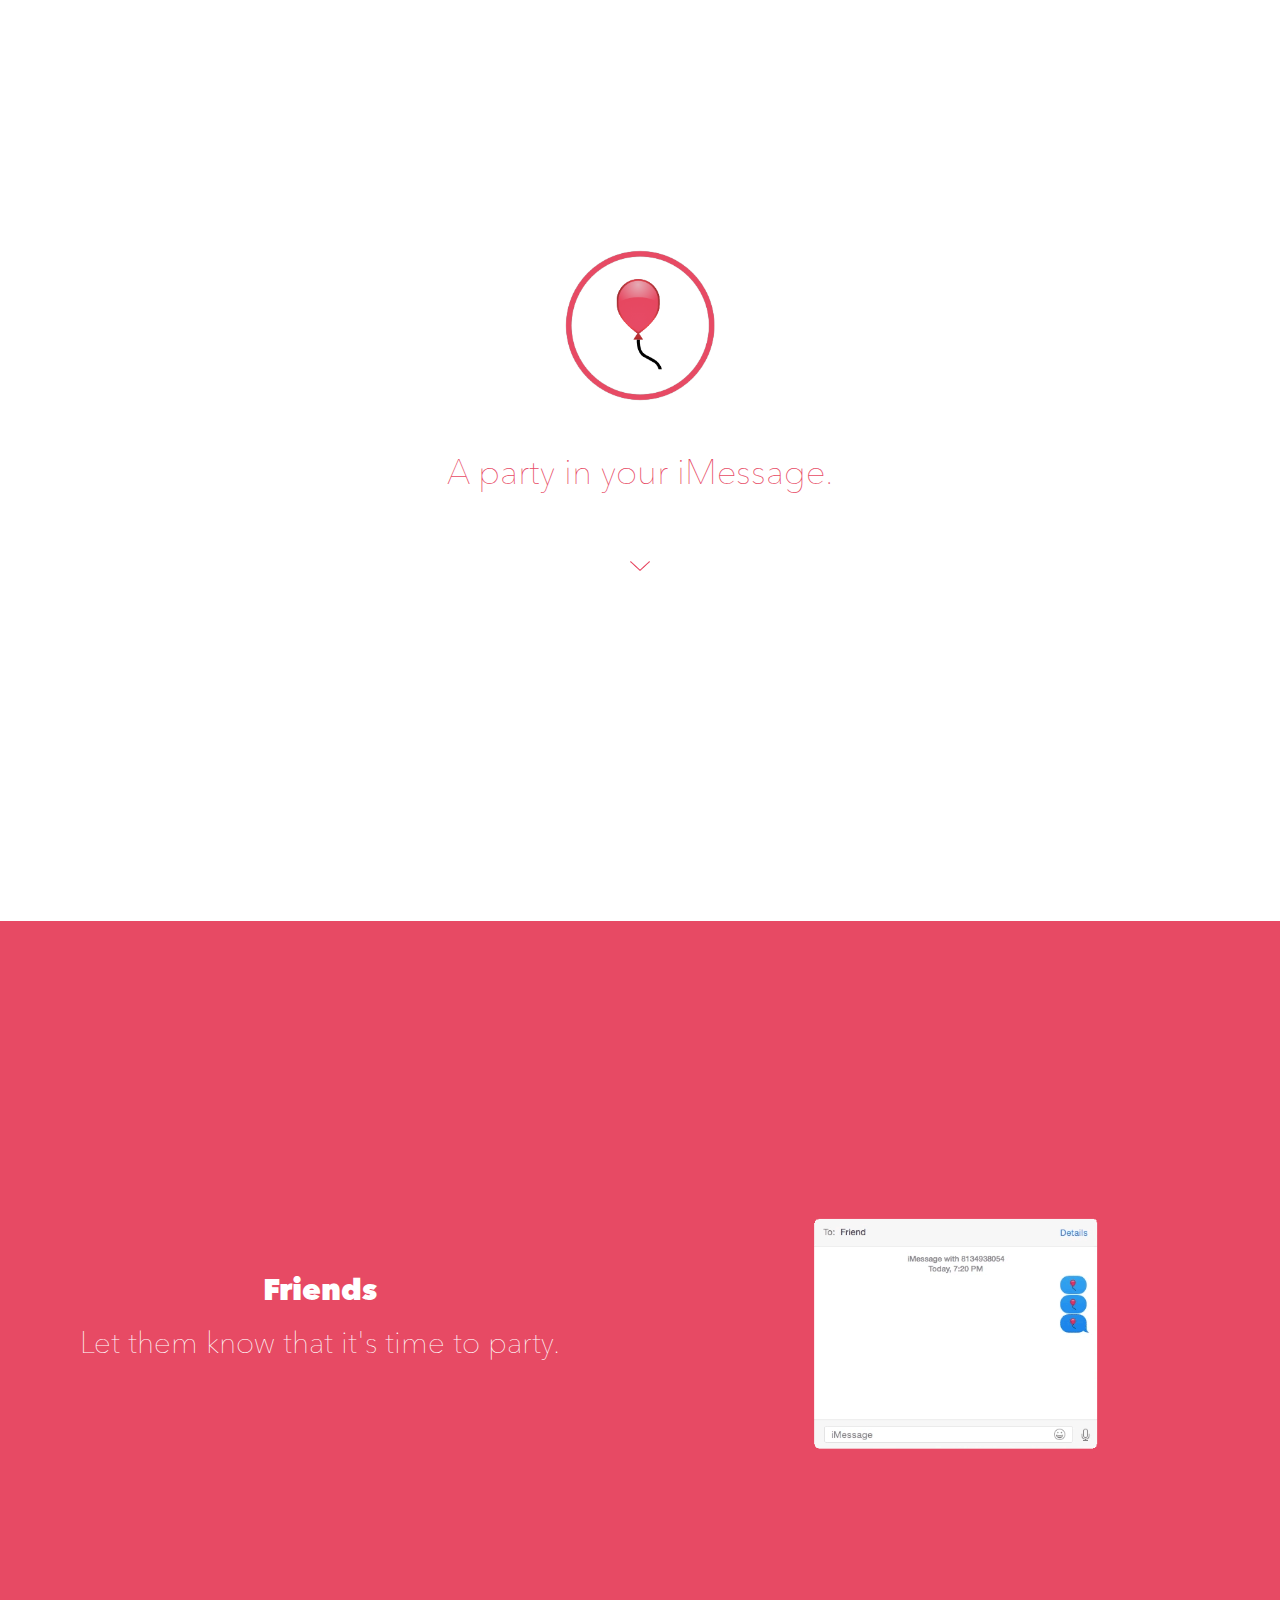
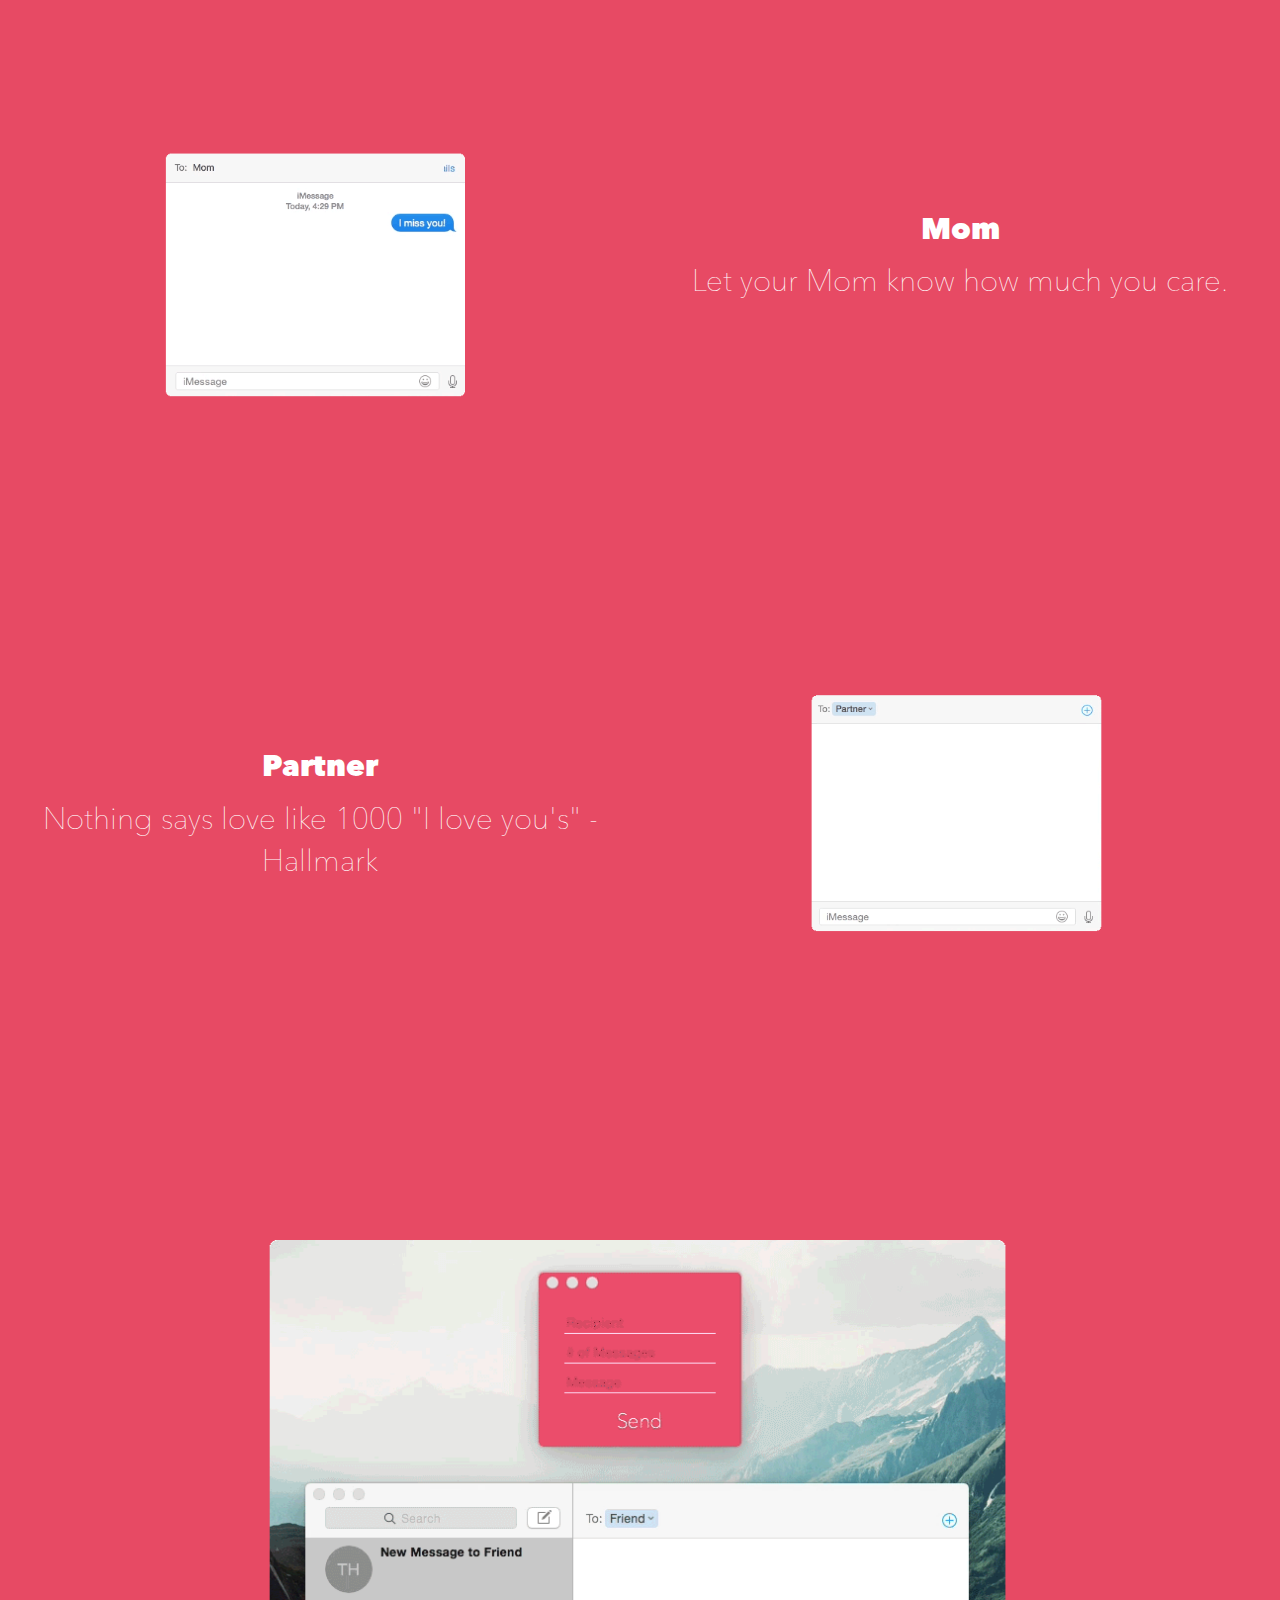
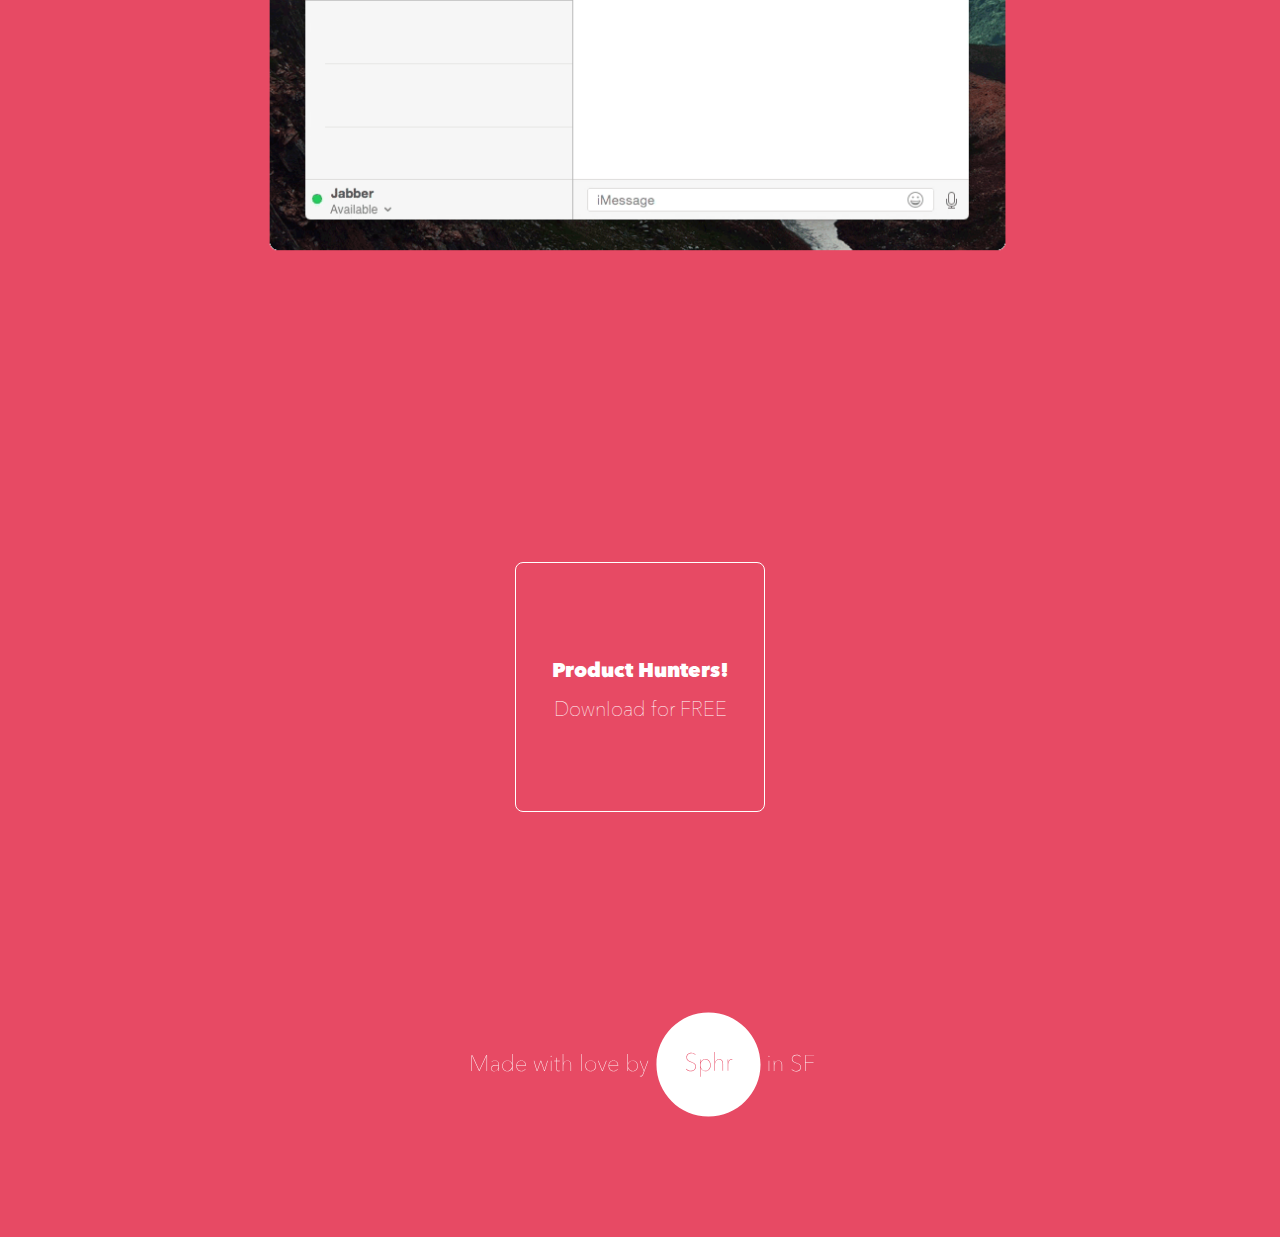
<file: index.html>
<!DOCTYPE html>
<html lang="en">
  <head>
    <meta charset="utf-8">
    <meta http-equiv="X-UA-Compatible" content="IE=edge">
    <meta name="viewport" content="width=device-width, initial-scale=1">
    <title>Partytime - A party in your iMessage. </title>

    <!-- Bootstrap -->
    <link href="css/bootstrap.css" rel="stylesheet">
    <link href="css/new.css" rel="stylesheet">

    <!-- HTML5 shim and Respond.js for IE8 support of HTML5 elements and media queries -->
    <!-- WARNING: Respond.js doesn't work if you view the page via file:// -->
    <!--[if lt IE 9]>
      <script src="https://oss.maxcdn.com/html5shiv/3.7.2/html5shiv.min.js"></script>
      <script src="https://oss.maxcdn.com/respond/1.4.2/respond.min.js"></script>
    <![endif]-->
    <script>
      (function(i,s,o,g,r,a,m){i['GoogleAnalyticsObject']=r;i[r]=i[r]||function(){
      (i[r].q=i[r].q||[]).push(arguments)},i[r].l=1*new Date();a=s.createElement(o),
      m=s.getElementsByTagName(o)[0];a.async=1;a.src=g;m.parentNode.insertBefore(a,m)
      })(window,document,'script','//www.google-analytics.com/analytics.js','ga');

      ga('create', 'UA-42862419-2', 'auto');
      ga('send', 'pageview');

    </script>
  </head>
  <body>
    <div class="container-fluid">
      <div class="row-fluid text-center mac-app-icon-row">
        <div class="col-xs-12 col-md-12 col-lg-12 mac-app-icon-div">
          <img class="mac-app-icon"src="img/mac-app-icon.png">
          <p class="mac-app-copy">A party in your iMessage.</p>
          <a id="arrow">
          <img class="down-arrow"src="img/down-arrow.png">
          </a>
        </div>
      </div>
    <div style="background-color: #E74A64;">
      <div  class="row-fluid text-center friend-section">
        <div id="top" class="col-xs-12 col-md-6 col-lg-6 friend-copy-div">
          <p class="friend-copy-title">Friends</p>
          <p class="friend-copy-subtext">Let them know that it's time to party.</p>
        </div>
        <div  class="col-xs-12 col-md-6 col-lg-6 friend-copy-div">
          <img class="friend-gif" src="img/friend.gif">
        </div>
      </div>
      <div class="row-fluid text-center mom-section">
        <div class="col-xs-12 col-md-6 col-md-push-6 mom-copy-div">
          <p class="mom-copy-title">Mom</p>
          <p class="mom-copy-subtext">Let your Mom know how much you care.</p>
        </div>
        <div class="col-xs-12 col-md-6 col-md-pull-6 friend-copy-div">
          <img class="mom-gif" src="img/mom.gif">
        </div>
      </div>
      <div class="row-fluid text-center mom-section">
        <div class="col-xs-12 col-md-6 col-lg-6 mom-copy-div">
          <p class="mom-copy-title">Partner</p>
          <p class="mom-copy-subtext">Nothing says love like 1000 "I love you's" - Hallmark</p>
        </div>
        <div class="col-xs-12 col-md-6 col-lg-6 friend-copy-div">
          <img class="mom-gif" src="img/partner.gif">
        </div>
      </div>
      <div class="row-fluid text-center mom-section">
        <div class="col-xs-12 col-md-12 col-lg-12 mom-copy-div">
          <img class="demo-gif" src="img/demo.gif">
        </div>
      </div>
      <div class="row-fluid text-center buy-section">
        <div class="col-xs-12 col-md-12 col-lg-12 buy-div">
          <a class="buy-link" href="https://gum.co/RBPk/free">
          <button class="buy-button">
          <p class="buy-copy-title">Product Hunters!</p>
          <p class="buy-copy-subtext">Download for FREE</p>
          </a>
        </div>
          <a href="http://www.sphr.co">
          <img class="made" src="img/made.svg">
          </a>
      </div>
    </div>
  </div>
    <!-- jQuery (necessary for Bootstrap's JavaScript plugins) -->
    <script src="https://ajax.googleapis.com/ajax/libs/jquery/1.11.1/jquery.min.js"></script>
    <!-- Include all compiled plugins (below), or include individual files as needed -->
    <script src="js/bootstrap.min.js"></script>
    <script src="js/scroll.js"></script>
  </body>
</html>
</file>
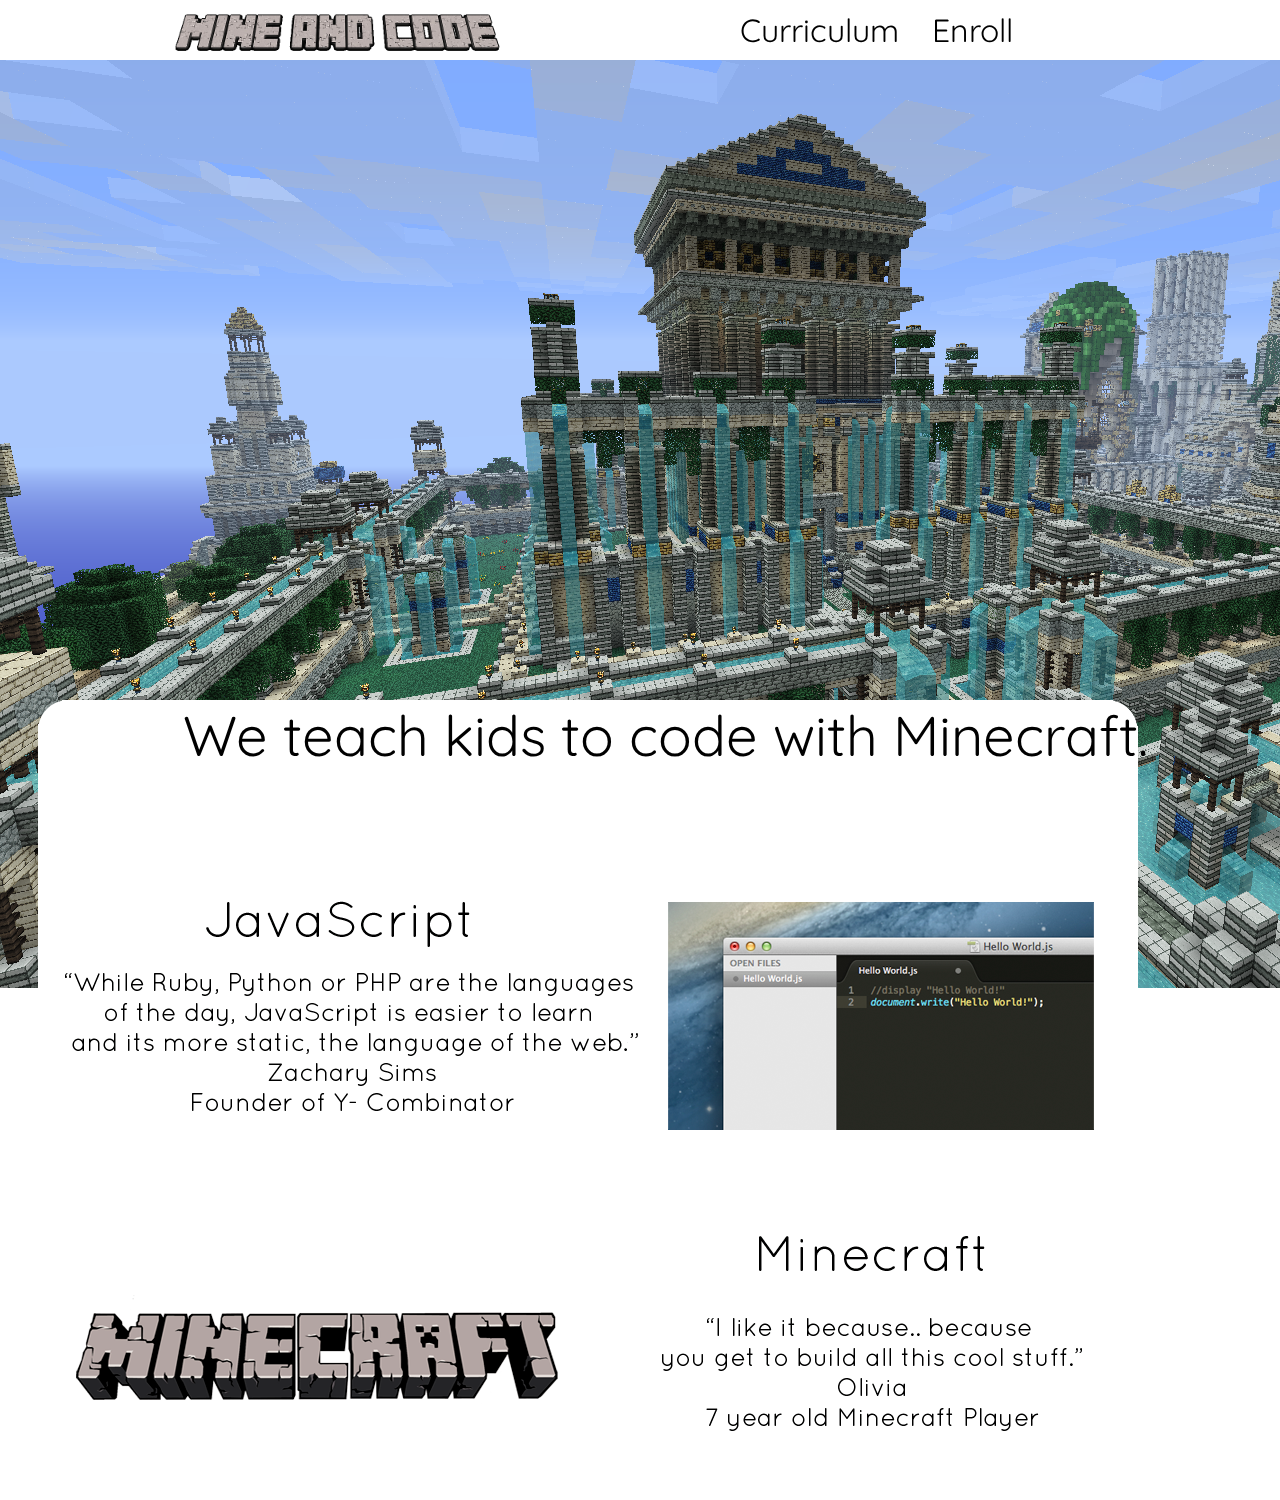
<file: mineandcode/index.html>
<!DOCTYPE html>
<html>
  <head>
    <title>Mine and Code</title>
    <link href="css/css.css" rel="stylesheet">
    <link href='http://fonts.googleapis.com/css?family=Quicksand' rel='stylesheet' type='text/css'>
  </head>
  <body>
      <div class="back">
      <img src='img/background.png' style=''/>
      </div>

   <a class='logodiv' href='index.html'><img class='logoimg' src='img/logo.png'></a>

   <a href='index.html' class="curriculum">Curriculum</a>
   <a href='index.html' class="enroll">Enroll</a>

<div class='intro'>
<center>We teach kids to code with Minecraft.</center>
</div>

<img class="javascript" src='img/javascript.png'>

<div class='header'></div>


<iframe class='iframe' src="http://player.vimeo.com/video/58294984?title=0&amp;byline=0&amp;portrait=0&amp;color=ffffff" width="700" height="400" frameborder="0" webkitAllowFullScreen mozallowfullscreen allowFullScreen></iframe>

<img class="minecraft" src='img/minecraft.png'>


    
  </body>
</html>
</file>
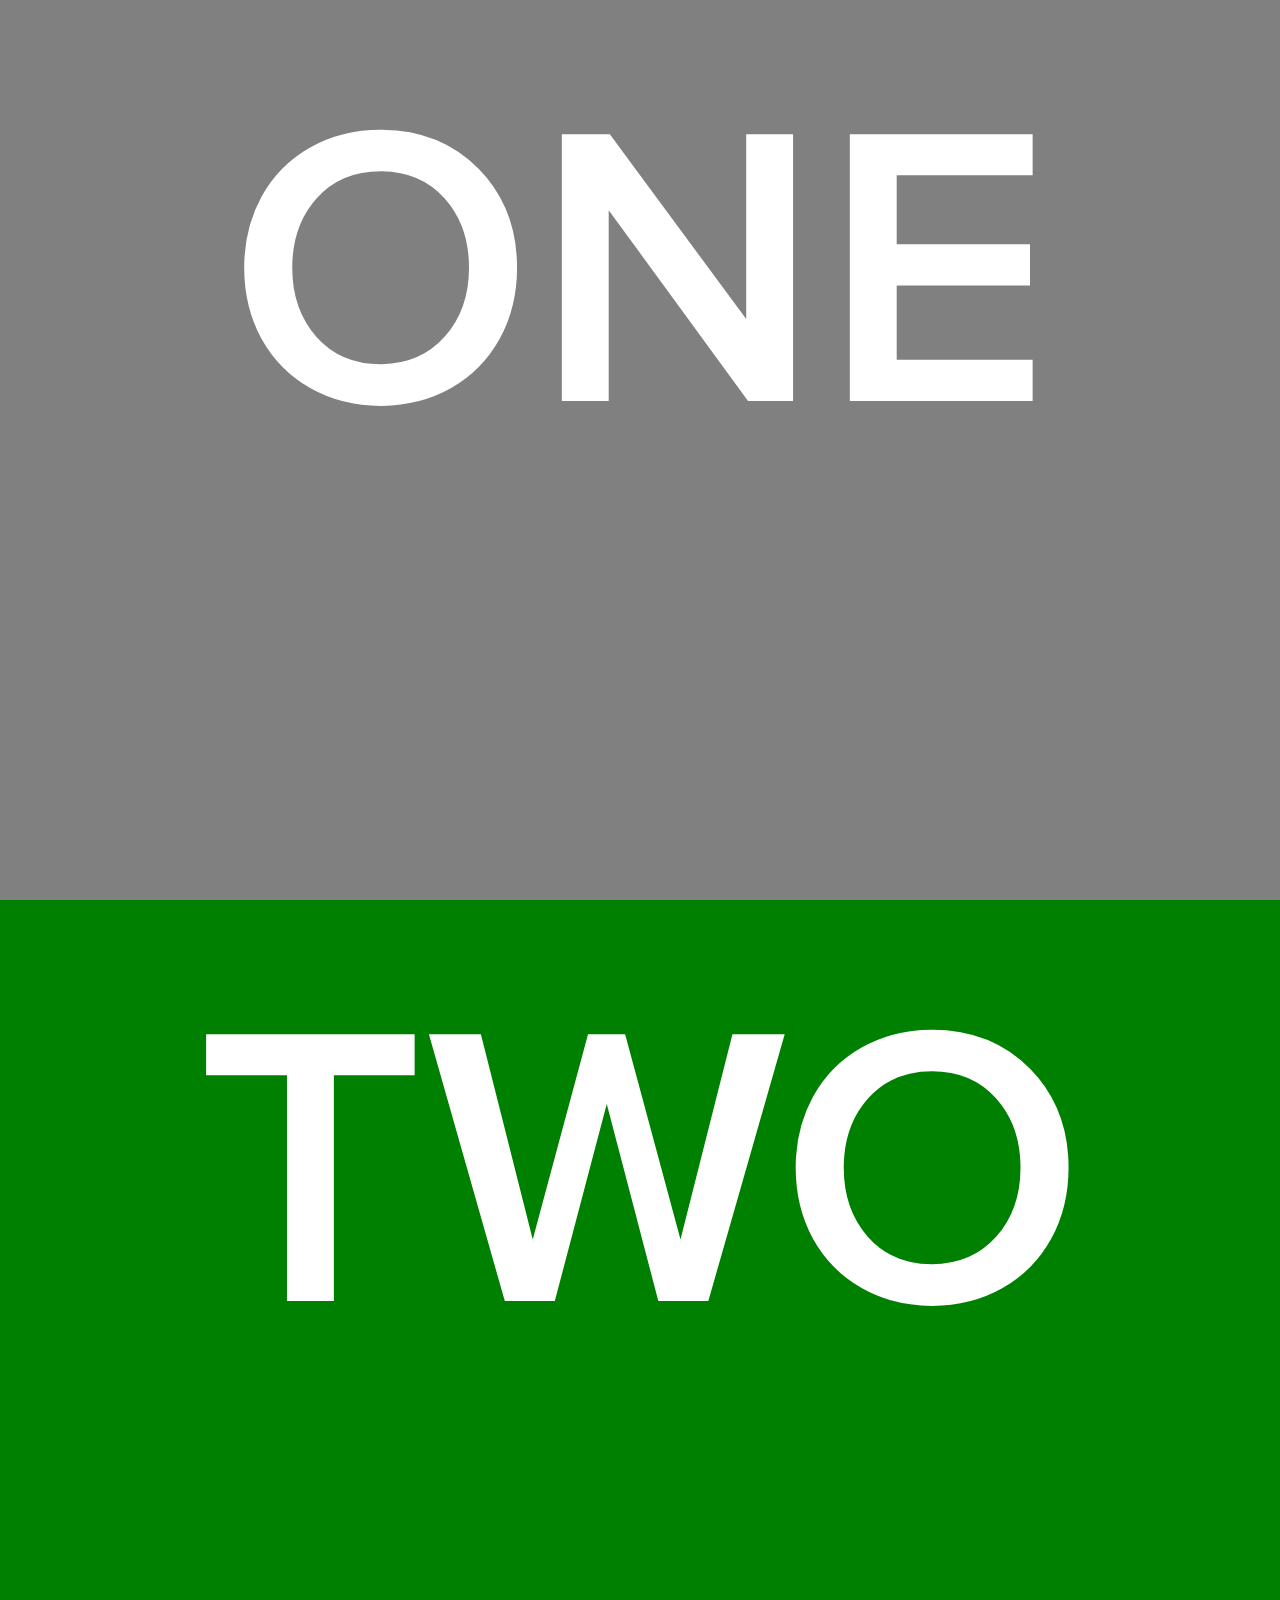
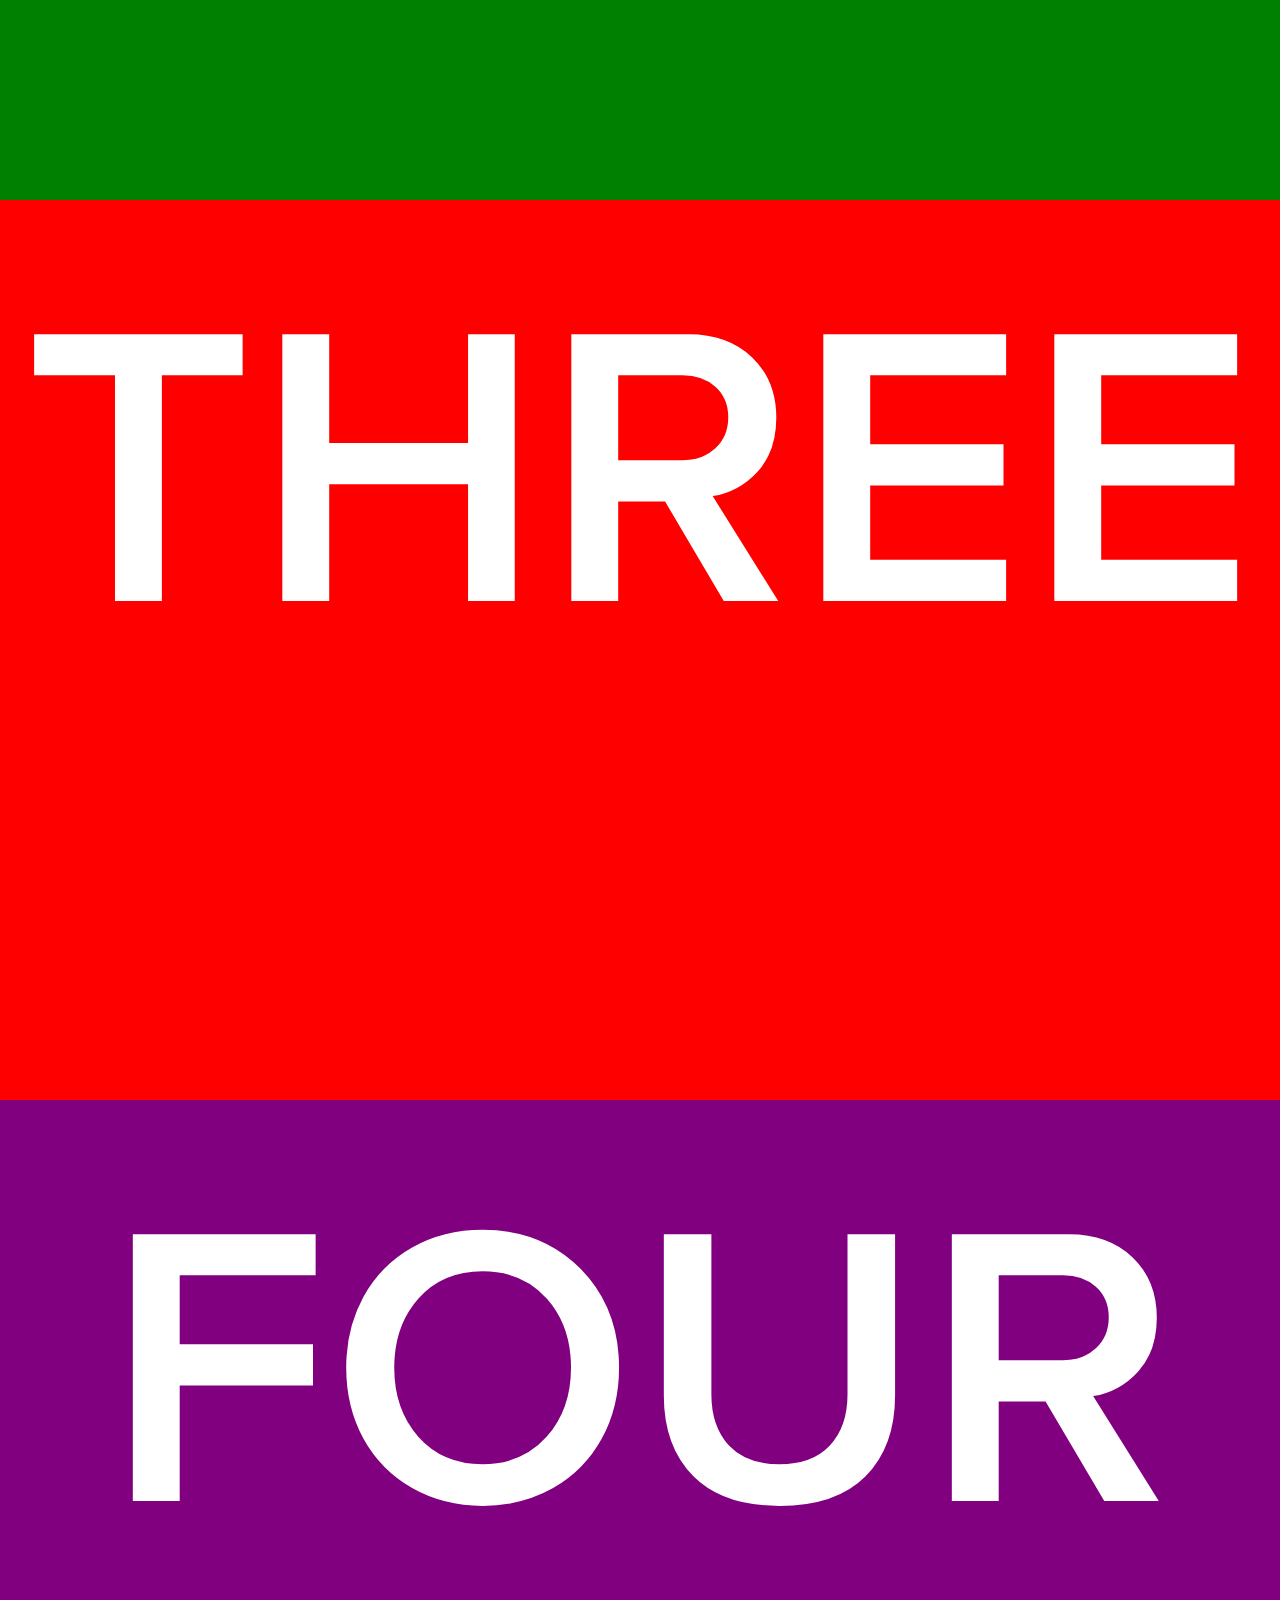
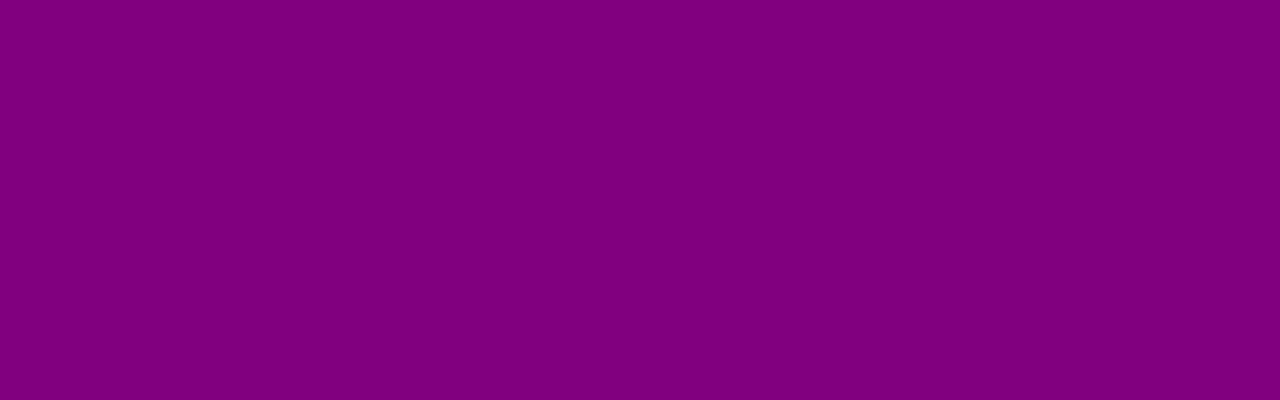
<file: SBKST/index.html>
<!DOCTYPE html>
<html lang="en">
  <head>
    <meta charset="utf-8">
    <meta http-equiv="X-UA-Compatible" content="IE=edge">
    <meta name="viewport" content="width=device-width, initial-scale=1">
    <title>Super Basic Bootstrap KnocktoUnlock Scrolling Template</title>

    <!-- Bootstrap -->
    <link href="css/bootstrap.min.css" rel="stylesheet">
    <link href="css/new.css" rel="stylesheet">

    <!-- HTML5 Shim and Respond.js IE8 support of HTML5 elements and media queries -->
    <!-- WARNING: Respond.js doesn't work if you view the page via file:// -->
    <!--[if lt IE 9]>
      <script src="https://oss.maxcdn.com/html5shiv/3.7.2/html5shiv.min.js"></script>
      <script src="https://oss.maxcdn.com/respond/1.4.2/respond.min.js"></script>
    <![endif]-->
  </head>
  <body class="noscroll">

    <div class="container-fluid">
      <div id="overlay" class="full"></div>
      <div id="fullscreen1" class="fullscreen1 full all">
        <div class="row-fluid">
              <div class="col-md-12">
                <p class="text-center">ONE</p>
              </div>
        </div>
      </div>
      <div id="fullscreen2" class="fullscreen2 full all">
        <div class="row-fluid">
              <div class="col-xs-12">
                <p class="text-center">TWO</p>
              </div>
        </div>
      </div>
      <div id="fullscreen3" class="fullscreen3 full all">
        <div class="row-fluid">
              <div class="col-md-12">
                <p class="text-center">THREE</p>
              </div>
        </div>
      </div>
      <div id="fullscreen4" class="fullscreen4 full all">
        <div class="row-fluid">
              <div class="col-md-12">
                <p class="text-center">FOUR</p>
              </div>
        </div>
      </div>
    </div>

    <!-- jQuery (necessary for Bootstrap's JavaScript plugins) -->
    <script src="https://ajax.googleapis.com/ajax/libs/jquery/1.11.1/jquery.min.js"></script>
    <!-- Include all compiled plugins (below), or include individual files as needed -->
    <script src="js/bootstrap.min.js"></script>
    <script src="js/responsive.js"></script>
  </body>
</html>
</file>
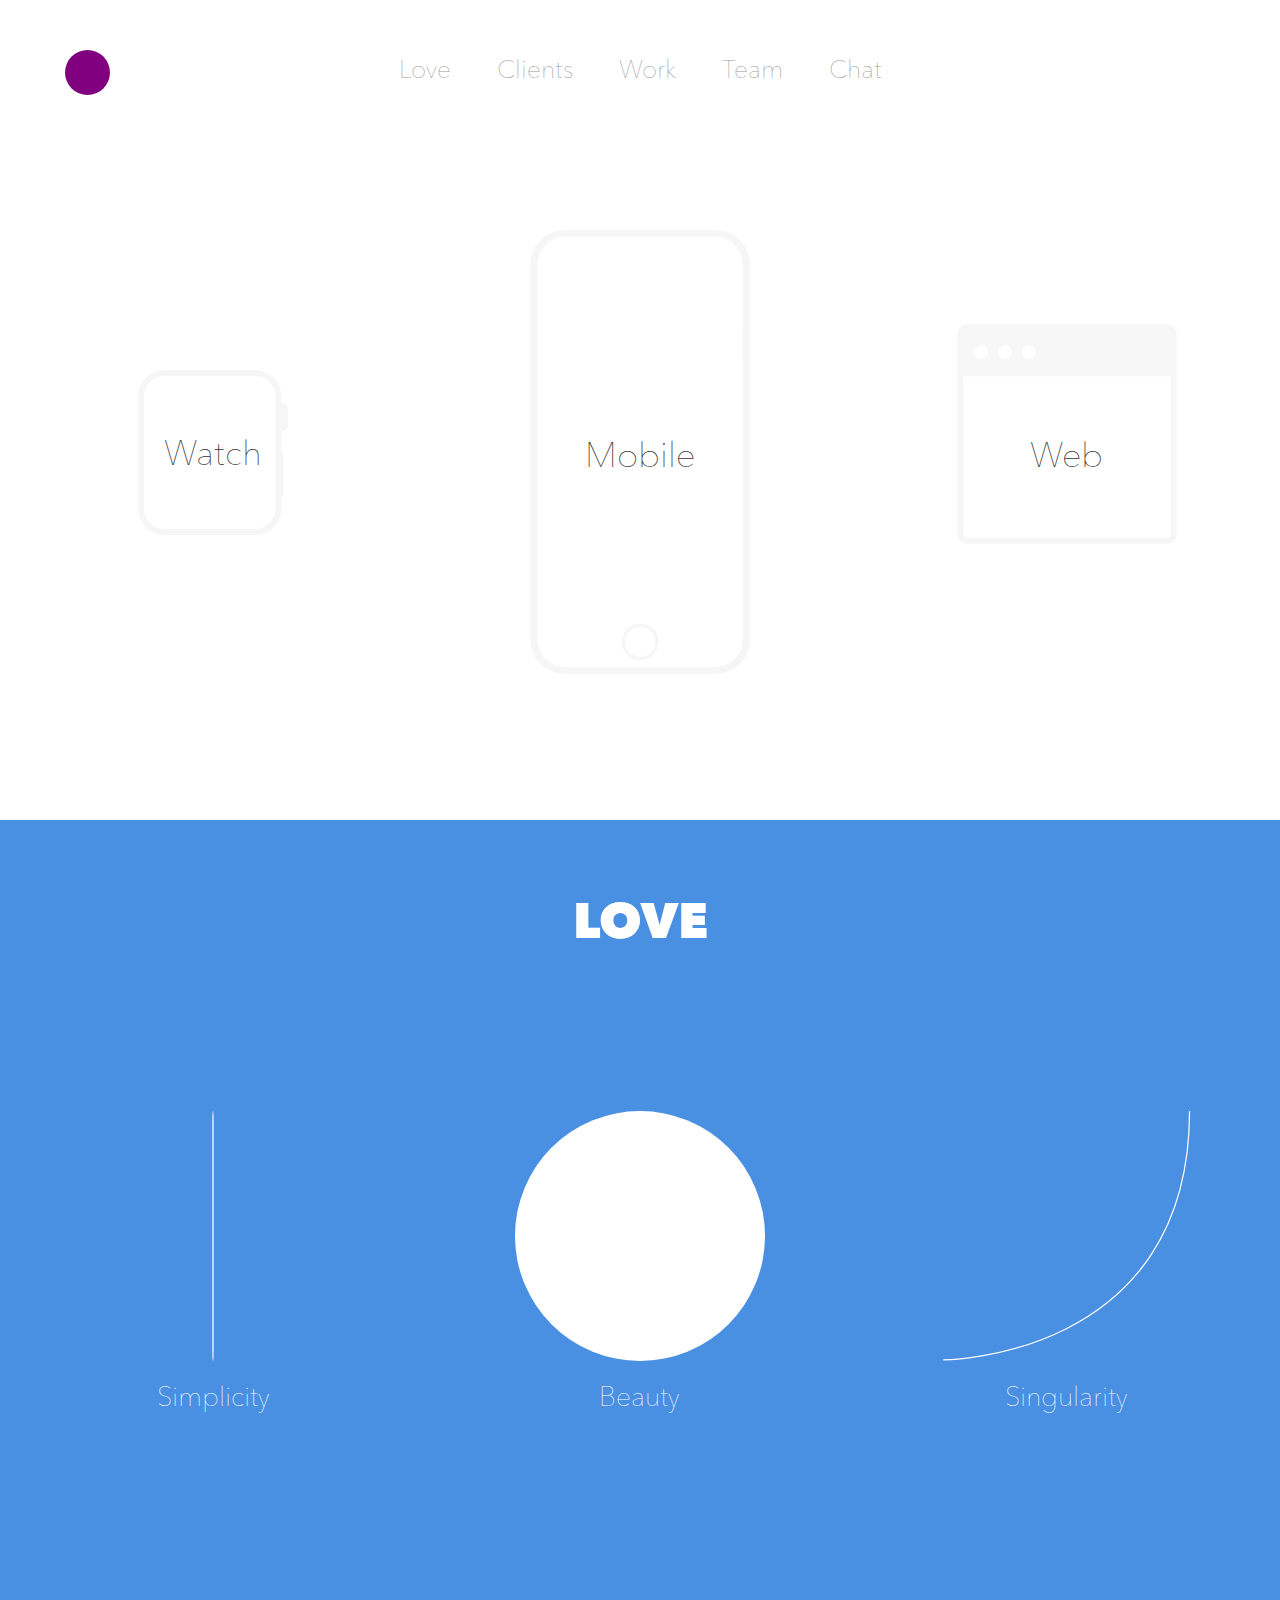
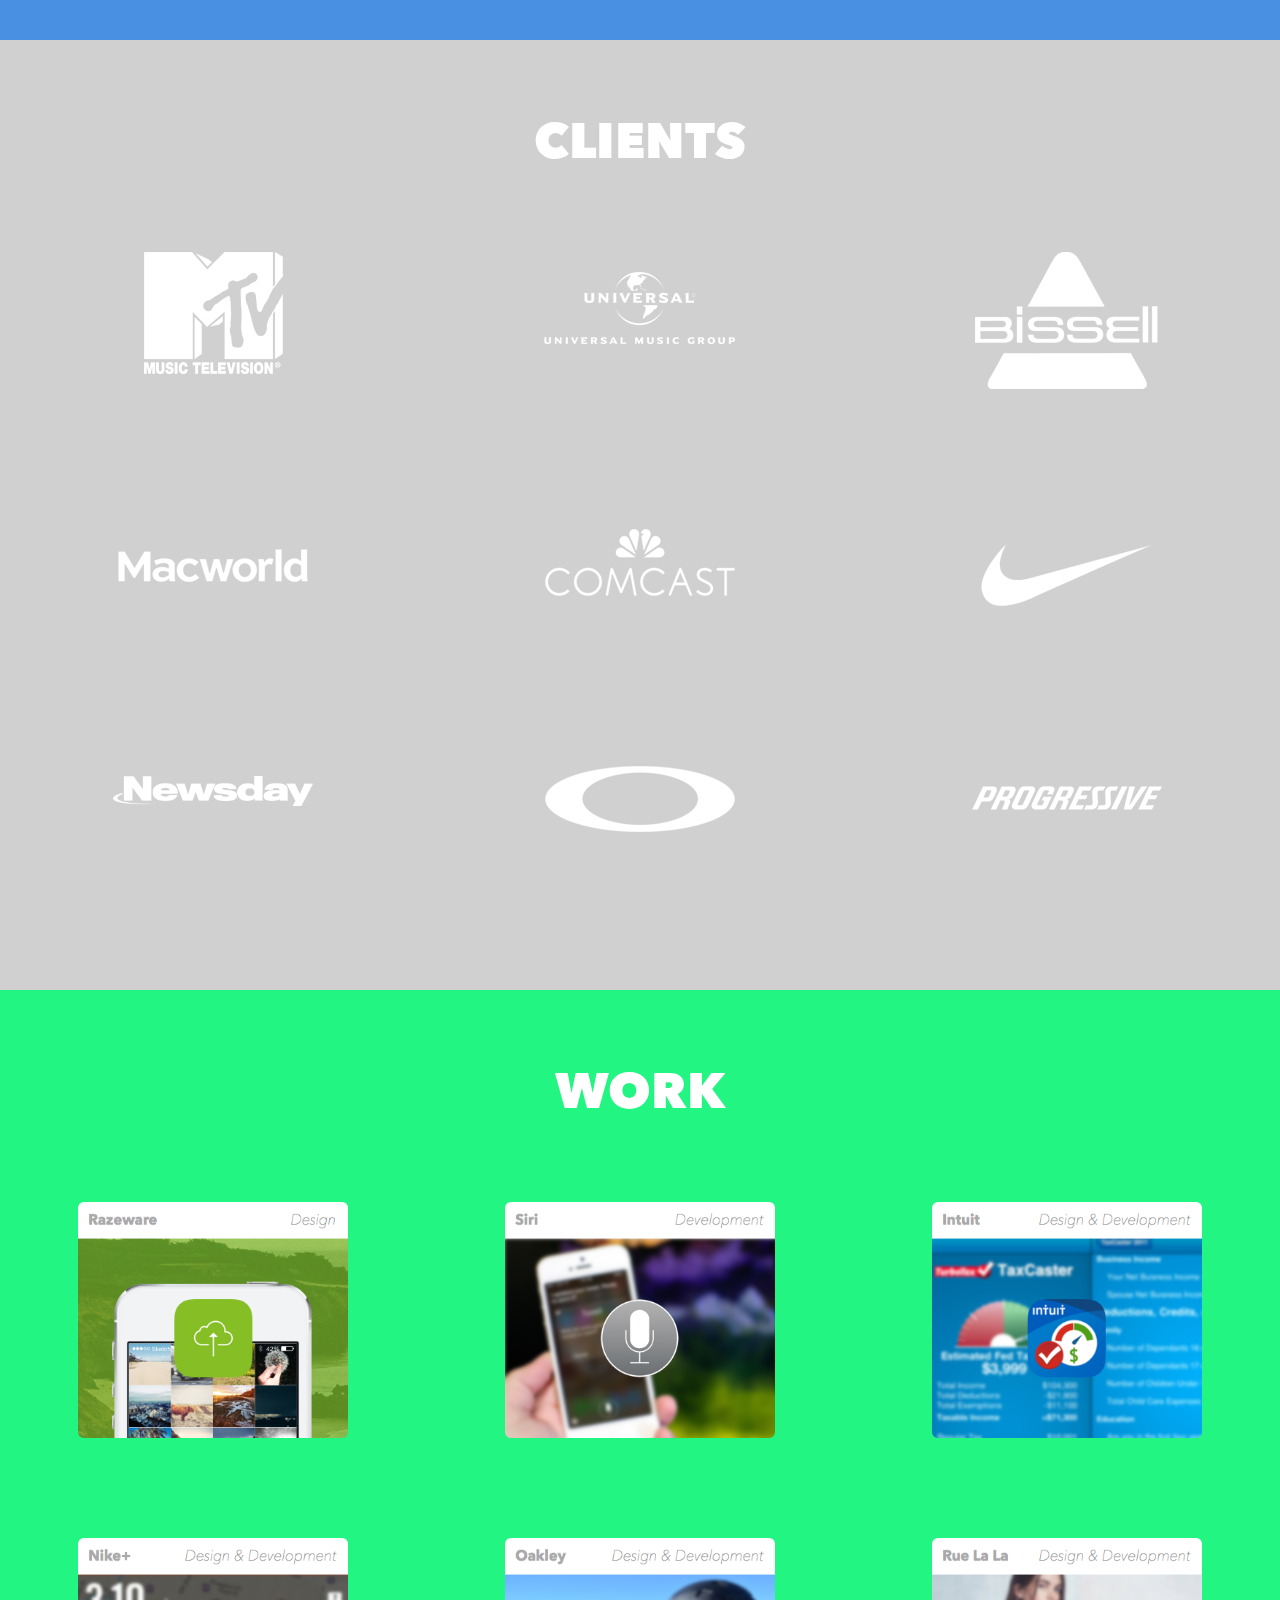
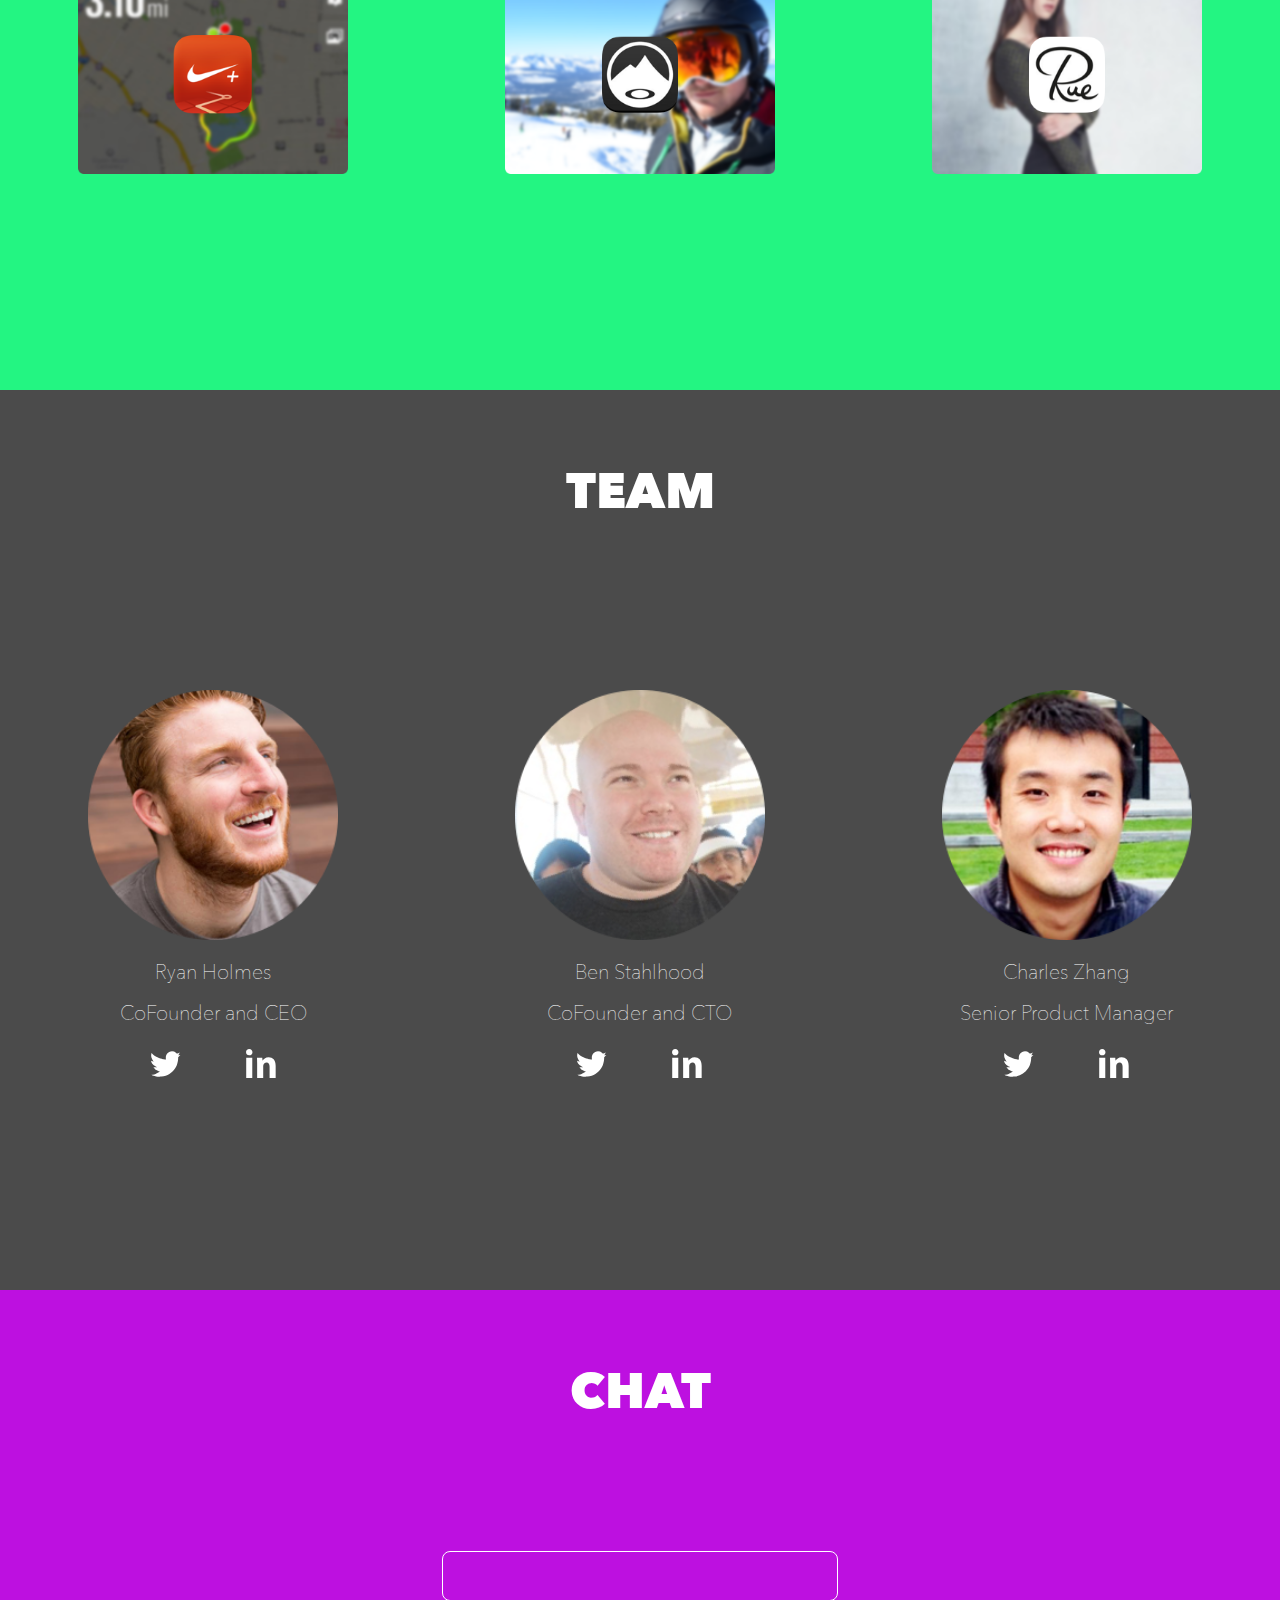
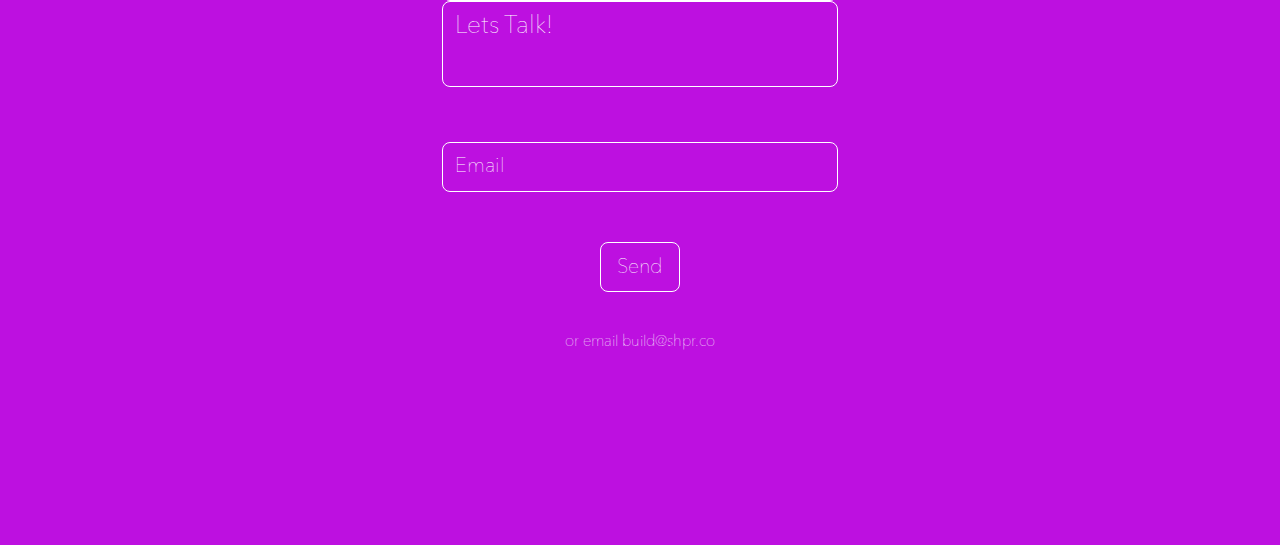
<file: Sphr/index.html>
<!DOCTYPE html>
<html lang="en">
  <head>
    <meta charset="utf-8">
    <meta http-equiv="X-UA-Compatible" content="IE=edge">
    <meta name="viewport" content="width=device-width, initial-scale=1, maximum-scale=1, user-scalable=no">
    <title>Sphr - Apple Watch App Development</title>

    <!-- Bootstrap -->
    <link href="css/bootstrap.css" rel="stylesheet">
    <link href="css/new.css" rel="stylesheet">
    <script src="lib/jquery-scrollto.js"></script>

    <!-- HTML5 Shim and Respond.js IE8 support of HTML5 elements and media queries -->
    <!-- WARNING: Respond.js doesn't work if you view the page via file:// -->
    <!--[if lt IE 9]>
      <script src="https://oss.maxcdn.com/html5shiv/3.7.2/html5shiv.min.js"></script>
      <script src="https://oss.maxcdn.com/respond/1.4.2/respond.min.js"></script>
    <![endif]-->
  </head>
  <body>
    <div class="container-fluid">
      <div id="fullscreen1" class="fullscreen1 full">
        <div class="row-fluid">
              <div class="col-xs-3 col-md-1 text-center">
                <div class="circle"></div>
              </div>
              <div class="col-xs-3 col-xs-offset-6 col-md-1 text-center menu-div">
                <div class="menu">
                  <img class="menu" src="img/menu.svg">
                </div>
              </div>
              <div class="col-xs-12 col-md-12">
                <div class="navbar">
                  <ul>
                    <li><a id="love">Love</a></li>
                    <li><a id="clients">Clients</a></li>
                    <li><a id="work">Work</a></li>
                    <li><a id="team">Team</a></li>
                    <li><a id="chat">Chat</a></li>
                  </ul>
                </div>
              </div>
            </div>
            <div class="row-fluid text-center">
              <div class="col-md-12 gap1" id="gap1"></div>
              <div class="devices-container text-center">
                <div class="col-sm-4 col-md-4 watch-div">
                  <img class="watch" src="img/desktop-watch.svg">
                  <p class="text-center device-text watch-text">Watch</p>
                </div>
                <div class="col-sm-4 col-md-4 mobile-div">
                  <img class="mobile" src="img/desktop-mobile.svg">
                  <p class="text-center device-text mobile-text">Mobile</p>
                </div>
                <div class="col-sm-4 col-md-4 web-div">
                  <img class="web" src="img/desktop-web.svg">
                  <p class="text-center device-text web-text">Web</p>
                </div>
              </div>
            </div>
        </div>
      <div id="fullscreen2" class="fullscreen2 full">
        <div class="row-fluid">
              <div class="col-md-12">
                <div class="title">LOVE</div>
              </div>
        </div>
        <div class="row-fluid text-center">
              <div class="col-md-12 gap2" id="gap2"></div>
              <div class="col-md-4 love-div1">
                <img class="love" src="img/simplicity.svg">
                <p class="text-center love-text">Simplicity</p>
              </div>
              <div class="col-md-4 love-div">
                <img class="love" src="img/beauty.svg">
                <p class="text-center love-text">Beauty</p>
              </div>
              <div class="col-md-4 love-div">
                <img class="love" src="img/singularity.svg">
                <p class="text-center love-text">Singularity</p>
              </div>
        </div>
      </div>
      <div id="fullscreen3" class="fullscreen3 full">
        <div class="row-fluid">
              <div class="col-md-12">
                <div class="title">CLIENTS</div>
              </div>
        </div>
        <div class="row-fluid text-center">
              <div class="col-md-12 gap25" id="gap3"></div>
        </div>
        <div class="row-fluid text-center">
              <div class="col-sm-6 col-md-4 mtv-div" id="brand-div1">
                <img class="brand" src="img/mtv.png">
              </div>
              <div class="col-sm-6 col-md-4 brand-div" id="brand-div2">
                <img class="brand uni" src="img/universal.png">
              </div>
              <div class="clearfix ghost"></div>
              <div class="col-sm-6 col-md-4 brand-div" id="brand-div3">
                <img class="brand bissell" src="img/bissell.png">
              </div>
              <div class="col-sm-6 col-md-4 brand-div" id="brand-div4">
                <img class="brand macworld" src="img/macworld.png">
              </div>
              <div class="clearfix ghost"></div>
              <div class="col-sm-6 col-md-4 brand-div comcast-div" id="brand-div5">
                <img class="brand comcast" src="img/comcast.png">
              </div>
              <div class="col-sm-6 col-md-4 brand-div" id="brand-div6">
                <img class="brand nike" src="img/nike.png">
              </div>
              <div class="clearfix ghost"></div>
              <div class="col-sm-6 col-md-4 brand-div brand-bottom" id="brand-div7">
                <img class="brand newsday" src="img/newsday.png">
              </div>
              <div class="col-sm-6 col-md-4 brand-div brand-bottom" id="brand-div8">
                <img class="brand oakley" src="img/oakley-brand.png">
              </div>
              <div class="col-sm-6 col-md-4 brand-div brand-bottom progressive-div" id="brand-div9">
                <img class="brand prog" src="img/progressive.png">
              </div>
        </div>
      </div>
      <div id="fullscreen4" class="fullscreen4 full">
        <div class="row-fluid">
              <div class="col-md-12">
                <div class="title">WORK</div>
              </div>
              <div class="col-md-12 gap4" id="gap4"></div>
              <div class="text-center">
                <div class="col-sm-6 col-md-4" id="work1">
                  <img class="work-img" id="work-img1" src="img/razeware.png">
                </div>
                <div class="col-sm-6 col-md-4 work-demo" id="work2">
                  <img class="work-img" id="work-img2" src="img/siri.png">
                </div>
                <div class="col-sm-6 col-md-4 work-demo" id="work3">
                  <img class="work-img" id="work-img3" src="img/intuit.png">
                </div>
                <div class="col-sm-6 col-md-4  work-demo work-bottem" id="work4">
                  <img class="work-img" id="work-img4" src="img/nikeplus.png">
                </div>
                <div class="col-sm-6 col-md-4 work-demo work-bottem" id="work5">
                  <img class="work-img" id="work-img5" src="img/oakley.png">
                </div>
                <div class="col-sm-6 col-md-4 work-demo work-bottem" id="work6">
                  <img class="work-img" id="work-img6" src="img/ruelala.png">
                </div>
              </div>
        </div>
      </div>
      <div id="fullscreen5" class="fullscreen5 full">
        <div class="row-fluid">
              <div class="col-md-12">
                <div class="title">TEAM</div>
              </div>
        </div>
        <div class="row-fluid text-center team-pics" id="teampics">
              <div class="col-sm-6 col-md-4 teammate team">
                <img class="team-pic" id="teampic1" src="img/ryan-holmes-pic.png">
                <ul>
                  <li class="name">Ryan Holmes</li>
                  <li class="job">CoFounder and CEO</li>
                  <li class="social">
                    <ul class="social-ul">
                      <li class="social-li"><a href="https://twitter.com/RyanTHolmes"><img class="social-image" src="img/twitter_s.svg"></a></li>
                      <li class="social-li"><a href="http://www.linkedin.com/pub/ryan-holmes/18/9bb/967/"><img class="social-image" src="img/linkedin_s.svg"></a></li>
                    </ul>
                  </li>
                </ul>
              </div>
              <div class="col-sm-6 col-md-4 teammate">
                <img class="team-pic" id="teampic2" src="img/ben-stahlhood-pic.png">
                <ul>
                  <li class="name">Ben Stahlhood</li>
                  <li class="job">CoFounder and CTO</li>
                  <li class="social">
                    <ul class="social-ul">
                      <li class="social-li"><a href="https://twitter.com/bstahlhood"><img class="social-image" src="img/twitter_s.svg"></a></li>
                      <li class="social-li"><a href="https://www.linkedin.com/profile/view?id=13865982"><img class="social-image" src="img/linkedin_s.svg"></a></li>
                    </ul>
                  </li>
                </ul>
              </div>
              <div class="col-sm-6 col-md-4 teammate">
                <img class="team-pic" id="teampic3" src="img/charles-zhang-pic.png">
                <ul>
                  <li class="name">Charles Zhang</li>
                  <li class="job">Senior Product Manager</li>
                  <li class="social">
                    <ul class="social-ul">
                      <li class="social-li"><a href="https://twitter.com/hungrycharles"><img class="social-image" src="img/twitter_s.svg"></a></li>
                      <li class="social-li"><a href="https://www.linkedin.com/profile/view?id=13299589"><img class="social-image" src="img/linkedin_s.svg"></a></li>
                    </ul>
                  </li>
                </ul>
              </div>
        </div>
      </div>
      <div id="fullscreen6" class="fullscreen6 full">
        <div class="row-fluid">
              <div class="col-md-12">
                <div class="title">CHAT</div>
              </div>
        </div>
        <div class="row-fluid text-center">
              <div class="col-sm-8 col-sm-offset-2 col-md-6 col-md-offset-3 col-lg-4 col-lg-offset-4">
                <form id="ajax-contact" method="post" action="mailer.php">

                    <div id="form-messages"></div>

                    <div class="field">
                            <input class="form-control input-email" type="text" id="name" name="name" required>
                    </div>

                    <div class="field">
                        <textarea class="form-control input-message" id="message" name="message" placeholder="Lets Talk!" required></textarea>
                    </div>

                    <div class="field">
                        <input class="form-control input-email" type="email" id="email" name="email" placeholder="Email" required>
                    </div>

                    <div class="field">
                        <button class="btn btn-default btn-lg button-send" type="submit">Send</button>
                    </div>

                    <div class="text-email-group">
                      <p class="text-email">
                        or email <a class="text-email" href="mailto:build@shpr.co">build@shpr.co</a>
                      </p>
                    </div>

                </form>

              </div>
        </div>
      </div>
    </div>

    <!-- jQuery (necessary for Bootstrap's JavaScript plugins) -->
    <script src="https://ajax.googleapis.com/ajax/libs/jquery/1.11.1/jquery.min.js"></script>
    <!-- Include all compiled plugins (below), or include individual files as needed -->
    <script src="js/bootstrap.min.js"></script>
    <script src="js/responsive.js"></script>
    <script src="js/throttle.js"></script>
    <script src="js/app.js"></script>
  </body>
</html>
</file>
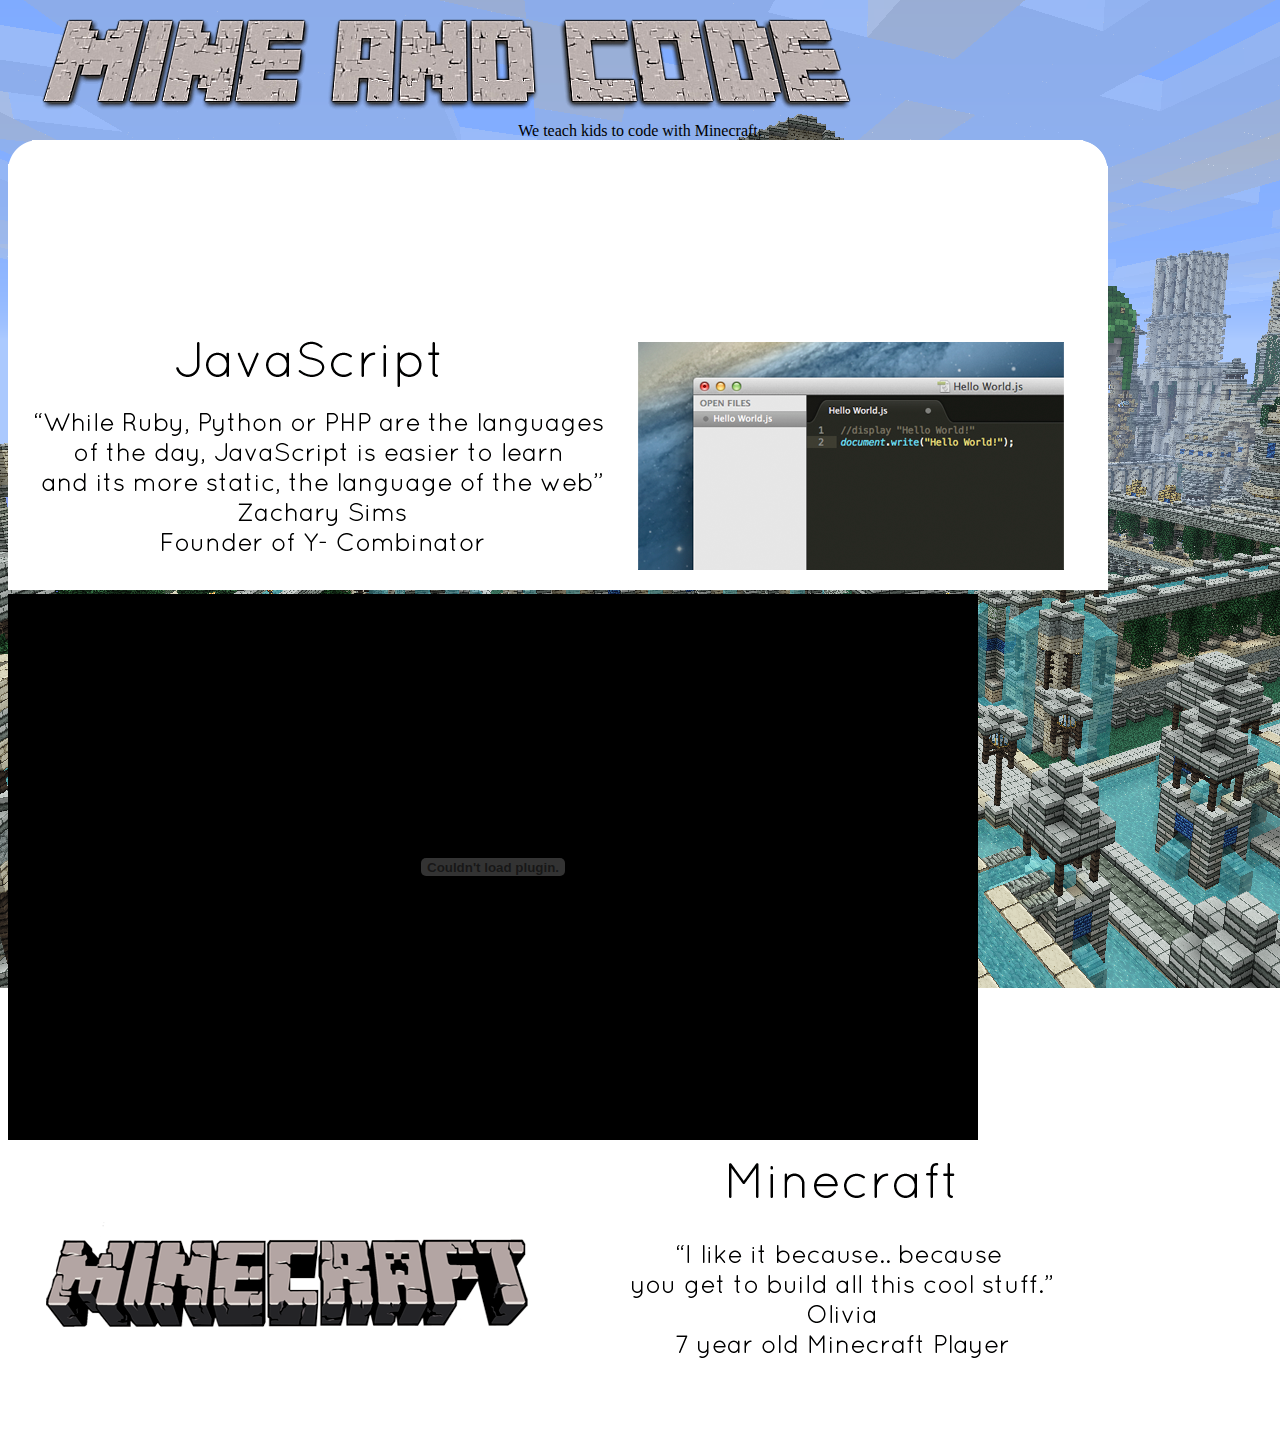
<file: mineandcode/css/css.html>
<!DOCTYPE html>
<!-- saved from url=(0077)file://localhost/Users/RHolmes/Downloads/MineAndCode/Source%20copy/index.html -->
<html><head><meta http-equiv="Content-Type" content="text/html; charset=ISO-8859-1">
    <title>Mine and Code</title>
    <link href="file://localhost/Users/RHolmes/Downloads/MineAndCode/Source%20copy/css/css.css" rel="stylesheet">
    <link href="./css_files/css" rel="stylesheet" type="text/css">
  </head>
  <body>
   <a class="logodiv" href="./css_files/css.html"><img class="logoimg" src="./css_files/logo.png"></a>

    <div style="position:absolute;z-index:-2;left:0;top:0;width:100%;height:87%;">
  <img src="./css_files/background.png" style="">
</div>

<div class="intro">
<center>We teach kids to code with Minecraft.</center>
</div>

<img class="javascript" src="./css_files/javascript.png">


<iframe class="iframe" src="./css_files/58294984.html" width="970" height="546" frameborder="0" webkitallowfullscreen="" mozallowfullscreen="" allowfullscreen=""></iframe>

<img class="minecraft" src="./css_files/minecraft.png">


    
  
</body></html>
</file>
<file: css/new.css>
/* ===== == = === Base Styles === = == ===== */


/* ===== == = === 20em (320px) === = == ===== */

@media only screen and (min-width : 20em) {

	@font-face {
		font-family: avenirNextBold;
	    src: url(../fonts/AvenirNextLTPro-Heavy.otf);
	}

	@font-face {
		font-family: avenirNextUltraLight;
	    src: url(../fonts/AvenirNextLTPro-UltLt.otf);  
	}

	/* for everything */

	.container-fluid {
		padding-right: 0px;
		padding-left: 0px;
	}

	html , body {
		overflow-x: hidden;
		overflow-y: scroll;
		background-color: #E74A64;

	}

	/* for this query */

	.mac-app-icon-row {
		background-color: white;
	}

	.mac-app-icon-div {
		background-color: white;
	}

	.mac-app-icon {
		width: 150px;
		padding-bottom: 50px;
		padding-top: 50px;
		background-color: white;
	}

	.mac-app-copy {
		font-family: avenirNextUltraLight;
		color: #E74A64;
		font-size: 35px;
		padding-bottom: 50px;
	}

	.down-arrow {
		width: 20px;
		padding-bottom: 50px;
	}

	.friend-section {
		background-color: #E74A64;
	}

	.friend-copy-div {
		text-align: center;
		background-color: #E74A64;
		color: white;
		padding-top: 50px;
	}

	.friend-copy-title {
		font-family: avenirNextBold;
		font-size: 30px;
	}

	.friend-copy-subtext {
		font-family: avenirNextUltraLight;
		font-size: 30px;
	}

	.friend-gif {
		width: 300px;
		margin-top: -20px;
		position: relative;
		right: 5px;

	}

	.mom-section {
		background-color: #E74A64;

	}

	.mom-copy-div {
		text-align: center;
		background-color: #E74A64;
		color: white;
		padding-top: 50px;

	}

	.mom-copy-title {
		font-family: avenirNextBold;
		font-size: 30px;
	}

	.mom-copy-subtext {
		font-family: avenirNextUltraLight;
		font-size: 30px;
	}

	.mom-gif {
		width: 300px;
		margin-top: -20px;
		position: relative;
		right: 5px;
	}

	.buy-section {
		background-color: #E74A64;
	}

	.buy-div {
		background-color: #E74A64;
		padding-top: 100px;
		padding-bottom: 100px;
	}

	.buy-button {
		height: 250px;
		width: 250px;
		border-color: white;
		border: 1px;
		border-style: solid;
		background-color: transparent;
		display: inline;
		border: 1px solid #FFF;
		color: white;
		border-radius: 8px;
		padding-top: 20px;
	}

	.buy-copy-title {
		font-family: avenirNextBold;
		font-size: 20px;
	}

	.buy-copy-subtext {
		font-family: avenirNextUltraLight;
		font-size: 20px;
	}

	.buy-link {
		text-decoration: none;
		color: #fff;
	}

	.buy-link:hover {
		text-decoration: none;
		color: #fff;
	}

	.made {
		padding-bottom: 120px;
		width: 250px;
	}

	.demo-gif {
		width: 400px;
		padding-top: 40px;
	}

}

/* ===== == = === 30em (480px) === = == ===== */

@media only screen and (min-width : 30em) {
}

/* ===== == = === 37.5em (600px) === = == ===== */

@media only screen and (min-width: 37.5em) {
}

/* ===== == = === 48em (768px) === = == ===== */

@media only screen and (min-width : 48em) {

	.mac-app-icon-row {
		background-color: white;
	}

	.mac-app-icon-div {
		background-color: white;
		padding-bottom: 300px;
		padding-top: 200px;
	}

	.mac-app-icon {
		width: 150px;
		padding-bottom: 50px;
		padding-top: 50px;
		background-color: white;
	}

	.mac-app-copy {
		font-family: avenirNextUltraLight;
		color: #E74A64;
		font-size: 35px;
		padding-bottom: 50px;
	}

	.down-arrow {
		width: 20px;
		padding-bottom: 50px;
	}

	.friend-section {
		background-color: #E74A64;
	}

	.friend-copy-div {
		text-align: center;
		background-color: #E74A64;
		color: white;
		padding-top: 175px;
	}

	.friend-copy-title {
		font-family: avenirNextBold;
		font-size: 30px;
	}

	.friend-copy-subtext {
		font-family: avenirNextUltraLight;
		font-size: 30px;
	}

	.friend-gif {
		width: 300px;
		margin-top: -20px;
		position: relative;
		right: 5px;

	}

	.mom-section {
		background-color: #E74A64;

	}

	.mom-copy-div {
		text-align: center;
		background-color: #E74A64;
		color: white;
		padding-top: 175px;

	}

	.mom-copy-title {
		font-family: avenirNextBold;
		font-size: 30px;
	}

	.mom-copy-subtext {
		font-family: avenirNextUltraLight;
		font-size: 30px;
	}

	.mom-gif {
		width: 300px;
		margin-top: -20px;
		position: relative;
		right: 5px;
	}

	.buy-section {
		background-color: #E74A64;
	}

	.buy-div {
		background-color: #E74A64;
		padding-top: 300px;
		padding-bottom: 200px;
	}

	.buy-button {
		height: 250px;
		width: 250px;
		border-color: white;
		border: 1px;
		border-style: solid;
		background-color: transparent;
		display: inline;
		border: 1px solid #FFF;
		color: white;
		border-radius: 8px;
		padding-top: 20px;
	}

	.buy-copy-title {
		font-family: avenirNextBold;
		font-size: 20px;
	}

	.buy-copy-subtext {
		font-family: avenirNextUltraLight;
		font-size: 20px;
	}

	.made {
		padding-bottom: 120px;
		width: 350px;
	}

	.demo-gif {
		width: 600px;
		padding-top: 0px;
	}

}

/* ===== == = === 56.25em (900px) 2 Columns === = == ===== */

@media only screen and (min-width : 62em) {

	.mac-app-icon-row {
		background-color: white;
	}

	.mac-app-icon-div {
		background-color: white;
	}

	.mac-app-icon {
		width: 150px;
		padding-bottom: 50px;
		padding-top: 50px;
		background-color: white;
	}

	.mac-app-copy {
		font-family: avenirNextUltraLight;
		color: #E74A64;
		font-size: 35px;
		padding-bottom: 50px;
	}

	.down-arrow {
		width: 20px;
		padding-bottom: 50px;
	}

	.friend-section {
		background-color: #E74A64;
		padding-top: 600px;
	}

	.friend-copy-div {
		text-align: center;
		background-color: #E74A64;
		color: white;
		padding-top: 300px;
	}

	.friend-copy-title {
		font-family: avenirNextBold;
		font-size: 30px;
		padding-top: 50px;
	}

	.friend-copy-subtext {
		font-family: avenirNextUltraLight;
		font-size: 30px;
	}

	.friend-gif {
		width: 300px;
		margin-top: -20px;
		position: relative;
		right: 5px;

	}

	.mom-section {
		background-color: #E74A64;
		padding-top: 600px;
	}

	.mom-copy-div {
		text-align: center;
		background-color: #E74A64;
		color: white;
		padding-top: 300px;
	}

	.mom-copy-title {
		font-family: avenirNextBold;
		font-size: 30px;
		padding-top: 50px;
	}

	.mom-copy-subtext {
		font-family: avenirNextUltraLight;
		font-size: 30px;
	}

	.mom-gif {
		width: 300px;
		margin-top: -20px;
		position: relative;
		right: 5px;
	}

	.buy-section {
		background-color: #E74A64;
	}

	.buy-div {
		background-color: #E74A64;
		padding-top: 300px;
		padding-bottom: 100px;
		padding-bottom: 200px;
	}

	.buy-button {
		height: 250px;
		width: 250px;
		border-color: white;
		border: 1px;
		border-style: solid;
		background-color: transparent;
		display: inline;
		border: 1px solid #FFF;
		color: white;
		border-radius: 8px;
		padding-top: 20px;
	}

	.buy-copy-title {
		font-family: avenirNextBold;
		font-size: 20px;
	}

	.buy-copy-subtext {
		font-family: avenirNextUltraLight;
		font-size: 20px;
	}

	.demo-gif {
		width: 800px;
	}

}

/* ===== == = === 68.75em (1100px) === = == ===== */

@media only screen and (min-width : 68.75em) {
		
}

/* ===== == = === 81.25em (1300px) === = == ===== */

@media only screen and (min-width : 81.25em) {

	.mac-app-icon-row {
		background-color: white;
	}

	.mac-app-icon-div {
		background-color: white;
		height: 900px;
	}

	.mac-app-icon {
		width: 150px;
		padding-bottom: 50px;
		padding-top: 50px;
		background-color: white;
	}

	.mac-app-copy {
		font-family: avenirNextUltraLight;
		color: #E74A64;
		font-size: 35px;
		padding-bottom: 50px;
	}

	.down-arrow {
		width: 20px;
		padding-bottom: 50px;
	}

	.friend-section {
		background-color: #E74A64;
		margin-top: 500px;
	}

	.friend-copy-div {
		text-align: center;
		background-color: #E74A64;
		color: white;
		padding-top: 50px;
	}

	.friend-copy-title {
		font-family: avenirNextBold;
		font-size: 40px;
		padding-top: 50px;
	}

	.friend-copy-subtext {
		font-family: avenirNextUltraLight;
		font-size: 35px;
	}

	.friend-gif {
		width: 400px;
		margin-top: -20px;
		position: relative;
		right: 5px;

	}

	.mom-section {
		background-color: #E74A64;
	}

	.mom-copy-div {
		text-align: center;
		background-color: #E74A64;
		color: white;
		padding-top: 50px;
	}

	.mom-copy-title {
		font-family: avenirNextBold;
		font-size: 40px;
		padding-top: 50px;
	}

	.mom-copy-subtext {
		font-family: avenirNextUltraLight;
		font-size: 35px;
	}

	.mom-gif {
		width: 400px;
		margin-top: -20px;
		position: relative;
		right: 5px;
	}

	.buy-section {
		background-color: #E74A64;
	}

	.buy-div {
		background-color: #E74A64;
		padding-top: 200px;
		padding-bottom: 200px;
	}

	.buy-link {
		text-decoration: none;
		color: #fff;
	}

	.buy-link:hover {
		text-decoration: none;
		color: #fff;
	}

	.buy-button {
		height: 250px;
		width: 250px;
		border-color: white;
		border: 1px;
		border-style: solid;
		background-color: transparent;
		display: inline;
		border: 1px solid #FFF;
		color: white;
		border-radius: 8px;
		padding-top: 20px;
	}

	.buy-copy-title {
		font-family: avenirNextBold;
		font-size: 20px;
	}

	.buy-copy-subtext {
		font-family: avenirNextUltraLight;
		font-size: 20px;
	}
}
</file>
<file: mineandcode/css/css.css>
body {
  
}

a {
    text-decoration: none;
}

.back {
    position:fixed;
    z-index:-10;
    left:0;
    top:0;
    width:100%;
    height:87%;
}
.logoimg {
    position: fixed;
    right: 60%;
    width: 400px;
    margin-top: -690px;
    margin-right: -50px;
    z-index: 101;
}
.intro {
    font-family: 'Quicksand', sans-serif;
    color: black;
    font-size: 350%;
    z-index: 3;
    margin-top: 700px;
    margin-right: -50px;

}
.javascript {
    position: absolute;
    right: 15%;
    margin-top: -70px;
    margin-right: -50px;
    z-index: -2;
}
.iframe {
    position: absolute;
    right: 25%;
    margin-top: -630px;
    z-index: 4;
    display: none;
}
.minecraft {
    position: absolute;
    right: 15%;
    margin-top: 230px;
    margin-right: -50px;
    z-index: -4;
}
.curriculum,
.enroll
{
    position: fixed;
    right: 7%;
    width: 500px;
    margin-top: -690px;
    margin-right: -50px;
    z-index: 100;
    font-family: 'Quicksand', sans-serif;
    color: black;
    font-size: 200%;
}
.enroll {
    right: -8%;

}
.header {
    background-color: white;
    position: fixed;
    height: 60px;
    width: 100%;
    top: 0;
    left: 0;
    z-index: 99;

}
</file>
<file: SBKST/css/new.css>
html,body{
    overflow:hidden;
}

@font-face {
    font-family: proximaNova;
    src: url('../fonts/proximanova.ttf');
}

.noscroll {
	overflow: hidden;
}

.container-fluid {
padding-right: 0px;
padding-left: 0px;
margin-right: auto;
margin-left: auto;
}

.full {
	width: 1440px;
	height: 779px;
}

.fullscreen1 {
	background-color: grey;
}

.logo {
	
}

.fullscreen2 {
	background-color: green;
}

.fullscreen3 {
	background-color: red;
}

.fullscreen4 {
	background-color: purple;
}

.all {

}

.top {
	position: fixed;
	top: 0;
}

#overlay {
	top:0;
	left: 0;
	right: 0;
	bottom: 0;
	position: fixed;
	background-color: transparent;
}

.moving {
	background-color: blue;
}

p {
	color: white;
	font-family: proximaNova;
	font-size: 400px;
	text-align: center;
}
</file>
<file: Sphr/css/new.css>
/* ===== == = === 20em (320px) === = == ===== */

@media only screen and (min-width : 20em) {

	@font-face {
		font-family: avenirNextBold;
	    src: url(../fonts/AvenirNextLTPro-Heavy.otf);
	}

	@font-face {
		font-family: avenirNextUltraLight;
	    src: url(../fonts/AvenirNextLTPro-UltLt.otf);  
	}

	html , body {
		overflow-x: hidden;
		overflow-y: scroll;
	}

	.container-fluid {
		padding-right: 0px;
		padding-left: 0px;
	}

	.fullscreen1, .fullscreen2, 
	.fullscreen3, .fullscreen4, 
	.fullscreen5, .fullscreen6 {
		height: 568px;
	}

	.fullscreen1 {
		background-color: #FFF;
		height: 1000px;
	}

	.circle {
		border-radius: 50%;
		width: 40px;
		height: 40px;
		background-color: red;
		margin-top: 25px;
	}

	.menu {
		padding-top: 20px;
	}

	.navbar {
		display: none;
	}

	.desktop {
		display: none;
	}


	.devices-container {
		text-align: center;
		padding-top: 130px;
	}


	.watch {
		width: 150px;
		padding-bottom: 30px;
		margin-left: 7px;
	}

	.mobile {
		width: 150px;
	}

	.web-div {
		margin-top: 40px;
	}

	.web {
		width: 150px;
	}

	.device-text {
		font-family: avenirNextUltraLight;
		font-size: 27px;
	}

	.watch-text {
		position: relative;
		bottom: 130px;
		
	}

	.mobile-text {
		position: relative;
		bottom: 175px;
	}

	.web-text {
		position: relative;
		bottom: 76px;
	}

	.fullscreen2 {
		background-color: #4A90E2;
		height: 1100px;
	}

	.title {
		font-family: avenirNextBold;
		font-size: 50px;
		color: #FFF;
		text-align: center;
		padding-top: 70px;
		padding-bottom: 70px;
	}

	.love-div {
		padding-top: 70px;
	}

	.love {
		width: 150px;
		height: 150px;
	}


	.love-text {
		font-family: avenirNextUltraLight;
		font-size: 27px;
		color: #FFF;
		margin-top: 20px;
	}

	.fullscreen3 {
		background-color: #D0D0D0;
		height: 1730px;
	}

	.gap25 {
	}

	.brand-div {
		padding-top: 100px;
	}

	.newsday {
		width: 200px;
	}

	.fullscreen4 {
		background-color: #23F582;
		height: 2250px;
	}

	.work-img {
		width: 270px;
	}

	.work-demo {
		padding-top: 100px;
	}

	.fullscreen5 {
		background-color: #4B4B4B;
		height: 1700px;
	}

	.team-pic {
		width: 250px;
	}


	.teammate > ul {
		padding: 0px;
	}

	.teammate {
		padding-bottom: 100px;

	}

	.teammate > ul > li {
		text-align: center;
		vertical-align: true;
		list-style-type: none;
		font-family: avenirNextUltraLight;
		color: white;
		font-size: 20px;
	}

	.teammate > ul > .name {
		margin-top: 20px;
	}

	.teammate > ul > .job {
		margin-top: 12px;

	}

	.social {
		margin-top: 20px;
	}

	.social-ul {
		margin: 0;
		padding: 0;
		list-style-type: none;
		text-align: center;
		display: inline;
	}

	.social-li {
		display: inline;
		padding: 30px;
	}

	.social-image {
		width: 30px;
	}

	.fullscreen6 {
		background-color: #BD10E0;
		height: 900px;
	}

	.input-email-group {

	}

	.input-message {
		
		height: 400px;
		border-color: white;
		border: 1px;
		border-style: solid;
		background-color: transparent;
		display: inline;
		border: 1px solid #FFF;
		color: white;
		font-family: avenirNextUltraLight;
		font-size: 25px;
		border-radius: 8px;
		text-align: left;
		resize: none;

	}

	.input-message::-webkit-input-placeholder { /* WebKit browsers */
	    color:    #fff;
	    padding-top: 1px;
	}

	.input-message:-moz-placeholder { /* Mozilla Firefox 4 to 18 */
	   color:    #fff;
	   opacity:  1;
	   padding-top: 3px;
	}

	.input-message::-moz-placeholder { /* Mozilla Firefox 19+ */
	   color:    #fff;
	   opacity:  1;
	   padding-top: 3px;
	}

	.input-message:-ms-input-placeholder { /* Internet Explorer 10+ */
	   color:    #fff;
	   padding-top: 3px;
	}

	.input-email::-webkit-input-placeholder { /* WebKit browsers */
	    color:    #fff;
	    padding-top: 1px;
	}

	.input-email:-moz-placeholder { /* Mozilla Firefox 4 to 18 */
	   color:    #fff;
	   opacity:  1;
	   padding-top: 3px;
	}

	.input-email::-moz-placeholder { /* Mozilla Firefox 19+ */
	   color:    #fff;
	   opacity:  1;
	   padding-top: 3px;
	}

	.input-email:-ms-input-placeholder { /* Internet Explorer 10+ */
	   color:    #fff;
	   padding-top: 3px;
	}

	.input-email {
		height: 50px;
		border-color: white;
		border: 1px;
		border-style: solid;
		background-color: transparent;
		display: inline;
		border: 1px solid #FFF;
		color: white;
		font-family: avenirNextUltraLight;
		font-size: 20px;
		border-radius: 8px;
		margin-right: 100px;
		margin-top: 50px;
	}

	.button-send {
		height: 50px;
		border-color: white;
		border: 1px;
		border-style: solid;
		background-color: transparent;
		display: inline;
		border: 1px solid #FFF;
		color: white;
		font-family: avenirNextUltraLight;
		font-size: 20px;
		border-radius: 8px;
		margin-top: 50px;
		padding-top: 12.3px;
	}

	.button-send-group {
		
	}

	.button-send:hover {
		background-color: white;
		color: #BE16D7;
	}

	.text-email-group {

	}

	.text-email {
		font-size: 15px;
		color: #fff;
		font-family: avenirNextUltraLight;
		margin-top: 40px;
	}

	a:focus, a:hover {
		text-decoration: underline;
		color: #fff !important;
	}

	.success {
	  padding: 1em;
	  margin-bottom: 0.75rem;
	  text-shadow: 0 1px 0 rgba(255, 255, 255, 0.5);
	  color: #468847;
	  background-color: #dff0d8;
	  border: 1px solid #d6e9c6;
	  -webkit-border-radius: 4px;
	     -moz-border-radius: 4px;
	          border-radius: 4px;
	}

	.error {
	  padding: 1em;
	  margin-bottom: 0.75rem;
	  text-shadow: 0 1px 0 rgba(255, 255, 255, 0.5);
	  color: #b94a48;
	  background-color: #f2dede;
	  border: 1px solid rgba(185, 74, 72, 0.3);
	  -webkit-border-radius: 4px;
	     -moz-border-radius: 4px;
	          border-radius: 4px;
	}

}

/* ===== == = === 30em (480px) === = == ===== */

@media only screen and (min-width : 35em) {

	html , body {
		overflow-x: hidden;
		overflow-y: scroll;
	}

	.circle {
		border-radius: 50%;
		width: 45px;
		height: 45px;
		background-color: yellow;
		margin-top: 50px;
		margin-left: 50px;
	}

}

/* ===== == = === 37.5em (600px) === = == ===== */

@media only screen and (min-width: 48em) {

	html , body {
		overflow-x: hidden;
		overflow-y: scroll;
	}

	.container-fluid {
		padding-right: 0px;
		padding-left: 0px;
	}

	.circle {
		border-radius: 50%;
		width: 45px;
		height: 45px;
		background-color: blue;
		margin-top: 50px;
		margin-left: 50px;
	}

	.menu {
		display: none;
	}

	.menu-div {
		display: none;
	}

	.navbar {
		display: block;
		display: table;   /* Allow the centering to work */
		margin: 0 auto;
		margin-top: -60px;
	}

	.navbar > ul {
		display: inline;
	    list-style-type: none;
	    margin: 0;
	    padding: 0;
	    font-family: avenirNextUltraLight;
	    font-size: 25px;
	}

	.navbar > ul > li {
	    display: inline-block;
	    margin: 20px;
	}

	.navbar > ul > li > a:hover {
		text-decoration: none;
		color: #4B91DC;
	}

	.navbar > ul > li > a {
		color: #979797;
	}

	.devices-container {
		text-align: center;
		padding-top: 280px;
	}

	.watch {
		width: 150px;
		padding-bottom: 30px;
		margin-left: 0px;
	}

	.mobile {
		width: 220px;
	}

	.web {
		width: 220px;
	}

	.watch-div {
		padding-top: 140px;
	}

	.mobile-div {

	}

	.web-div {
		padding-top: 54px;
	}

	
	.device-text {
		font-family: avenirNextUltraLight;
		font-size: 35px;
	}

	.watch-text {
		position: relative;
		bottom: 133px;
		
	}

	.mobile-text {
		position: relative;
		bottom: 240px;
	}

	.web-text {
		position: relative;
		bottom: 110px;
	}

	.mtv-div {
		padding-bottom: 50px;
	}

	.brand-div {
		padding-bottom: 50px;
		padding-top: 50px;
	}

	.macworld {
		padding-top: 60px;
	}

	.uni {
		padding-top: 25px;
	}

	.comcast {
		padding-top: 40px;
	}

	.nike {
		padding-top: 55px;
	}

	.newsday {
		padding-top: 30px;
	}

	.newsday {
		padding-top: 70px;
	}

	.oakley {
		padding-top: 60px;
	}

	.comcast-div {
		padding-top: 70px;
	}

	.progressive-div {
		display: none;
	}

	.fullscreen3 {
		height: 1250px;
	}

	#work1 {
		padding-bottom: 100px
	}

	.work-demo {
		padding-bottom: 100px;
		padding-top: 0px;
	}

	.fullscreen4 {
		height: 1230px;
	}

	.fullscreen5 {
		height: 1250px;
	}

	.fullscreen6 {
		height: 1000px;
	}

}

/* ===== == = === 56.25em (900px) === = == ===== */

@media only screen and (min-width : 62em) {

	.circle {
		border-radius: 50%;
		width: 45px;
		height: 45px;
		background-color: green;
		margin-top: 50px;
		margin-left: 50px;
	}

	.desktop {
		display: block;
	}

	.circle {
		border-radius: 50%;
		width: 45px;
		height: 45px;
		background-color: orange;
		margin-top: 50px;
		margin-left: 50px;
	}

	html , body {
		overflow-x: hidden;
		overflow-y: scroll;
	}

	.devices-container {
		text-align: center;
		padding-top: 180px;
	}

	.fullscreen1, .fullscreen2 {
		height: 750px;
	}

	.gap2 {
		padding-bottom: 10px;
	}

	.love-div1 {
		padding-top: 70px;
	}

	.ghost {
		display: none;
	}

	.brand-div {
		padding-bottom: 50px;
		padding-top: 50px;
	}

	.progressive-div {
		display: block;
		padding-top: 130px;
	}

	.uni {
		padding-top: 0px;
		margin-top: -30px;
	}

	.bissell {
		margin-top: -50px;
	}

	.fullscreen3 {
		height: 970px;
	}

	.fullscreen4 {
		height: 950px;
	}

	.fullscreen5 {
		height: 800px;
	}

}

/* ===== == = === 68.75em (1100px) === = == ===== */

@media only screen and (min-width : 68.75em) {

	html , body {
		overflow-x: hidden;
		overflow-y: scroll;
	}

	.full {
		height: 779px;
	}

	.circle {
		border-radius: 50%;
		width: 45px;
		height: 45px;
		background-color: purple;
		margin-top: 50px;
		margin-left: 50px;
	}

	.navbar {
		display: block;
		display: table;   /* Allow the centering to work */
		margin: 0 auto;
		margin-top: -62px;
	}

	.navbar > ul {
		display: inline;
	    list-style-type: none;
	    margin: 0;
	    padding: 0;
	    font-family: avenirNextUltraLight;
	    font-size: 25px;
	}

	.navbar > ul > li {
	    display: inline-block;
	    margin: 20px;
	}

	.navbar > ul > li > a:hover {
		text-decoration: none;
		color: #4B91DC;
	}

	.navbar > ul > li > a {
		color: #979797;
	}

	.gap1 {
		margin-top: 118px;
	}

	.fullscreen1 {
		height: 820px;
	}

	.fullscreen2 {
		height: 820px;
	}

	.fullscreen3 {
		height: 950px;
	}

	.fullscreen4 {
		height: 1000px;
	}

	.fullscreen5 {
		height: 900px;
	}

	.fullscreen6 {
		height: 855px;
	}

	.love {
		width: 250px;
		height: 250px;
	}

	.team-pics {
		padding-top: 300px;
	}


}
</file>
